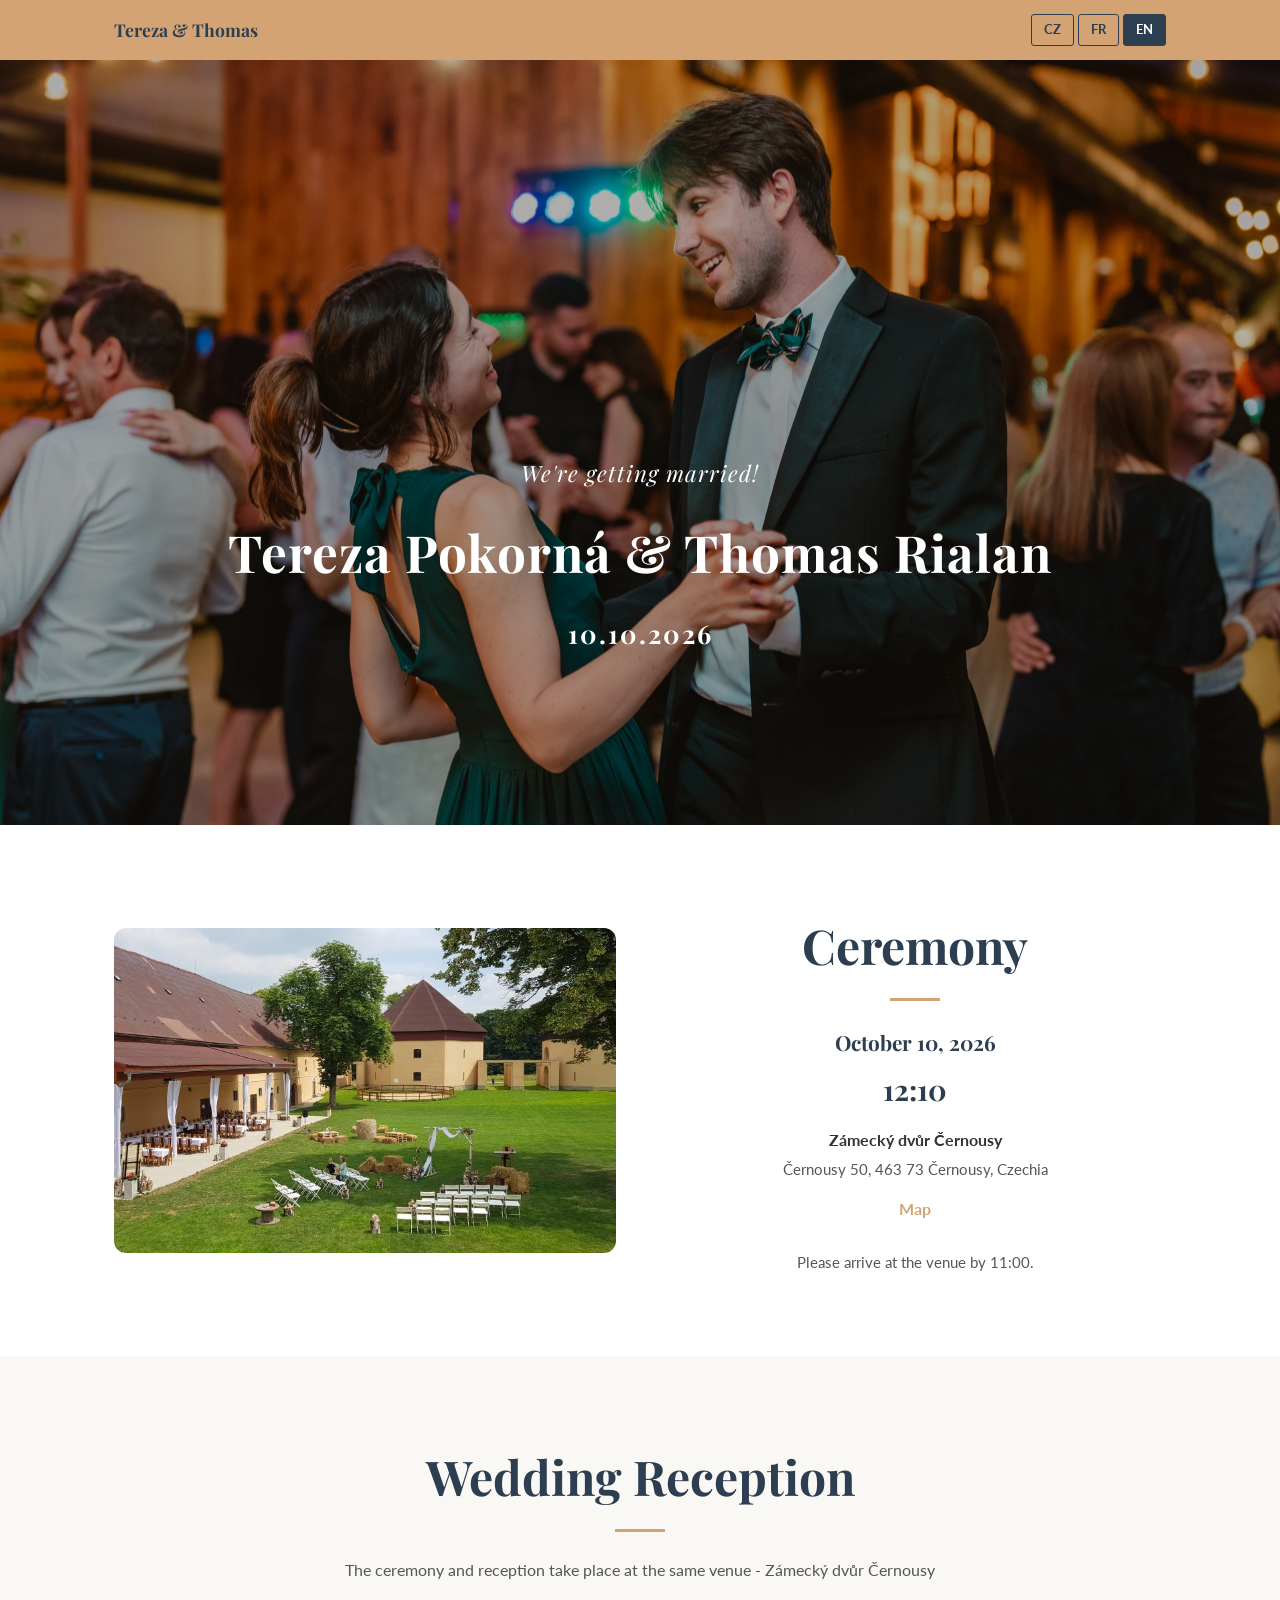
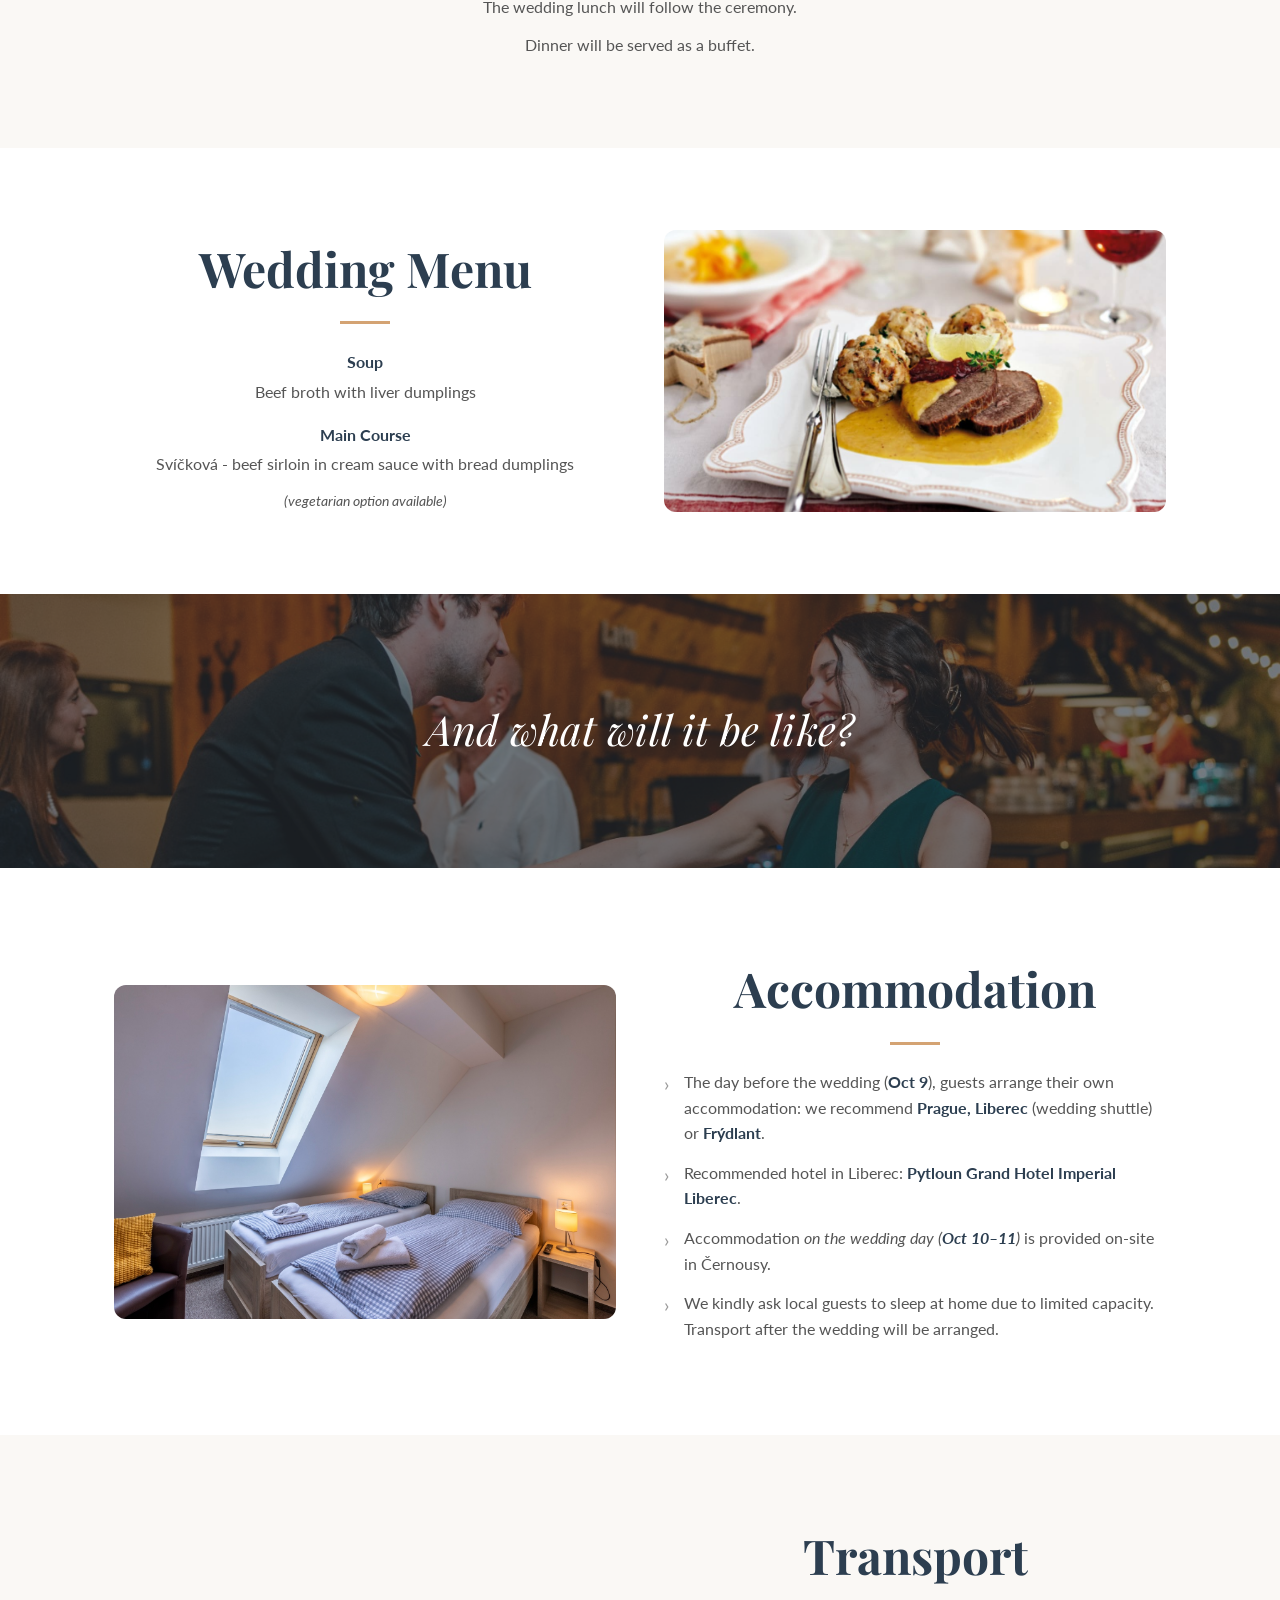
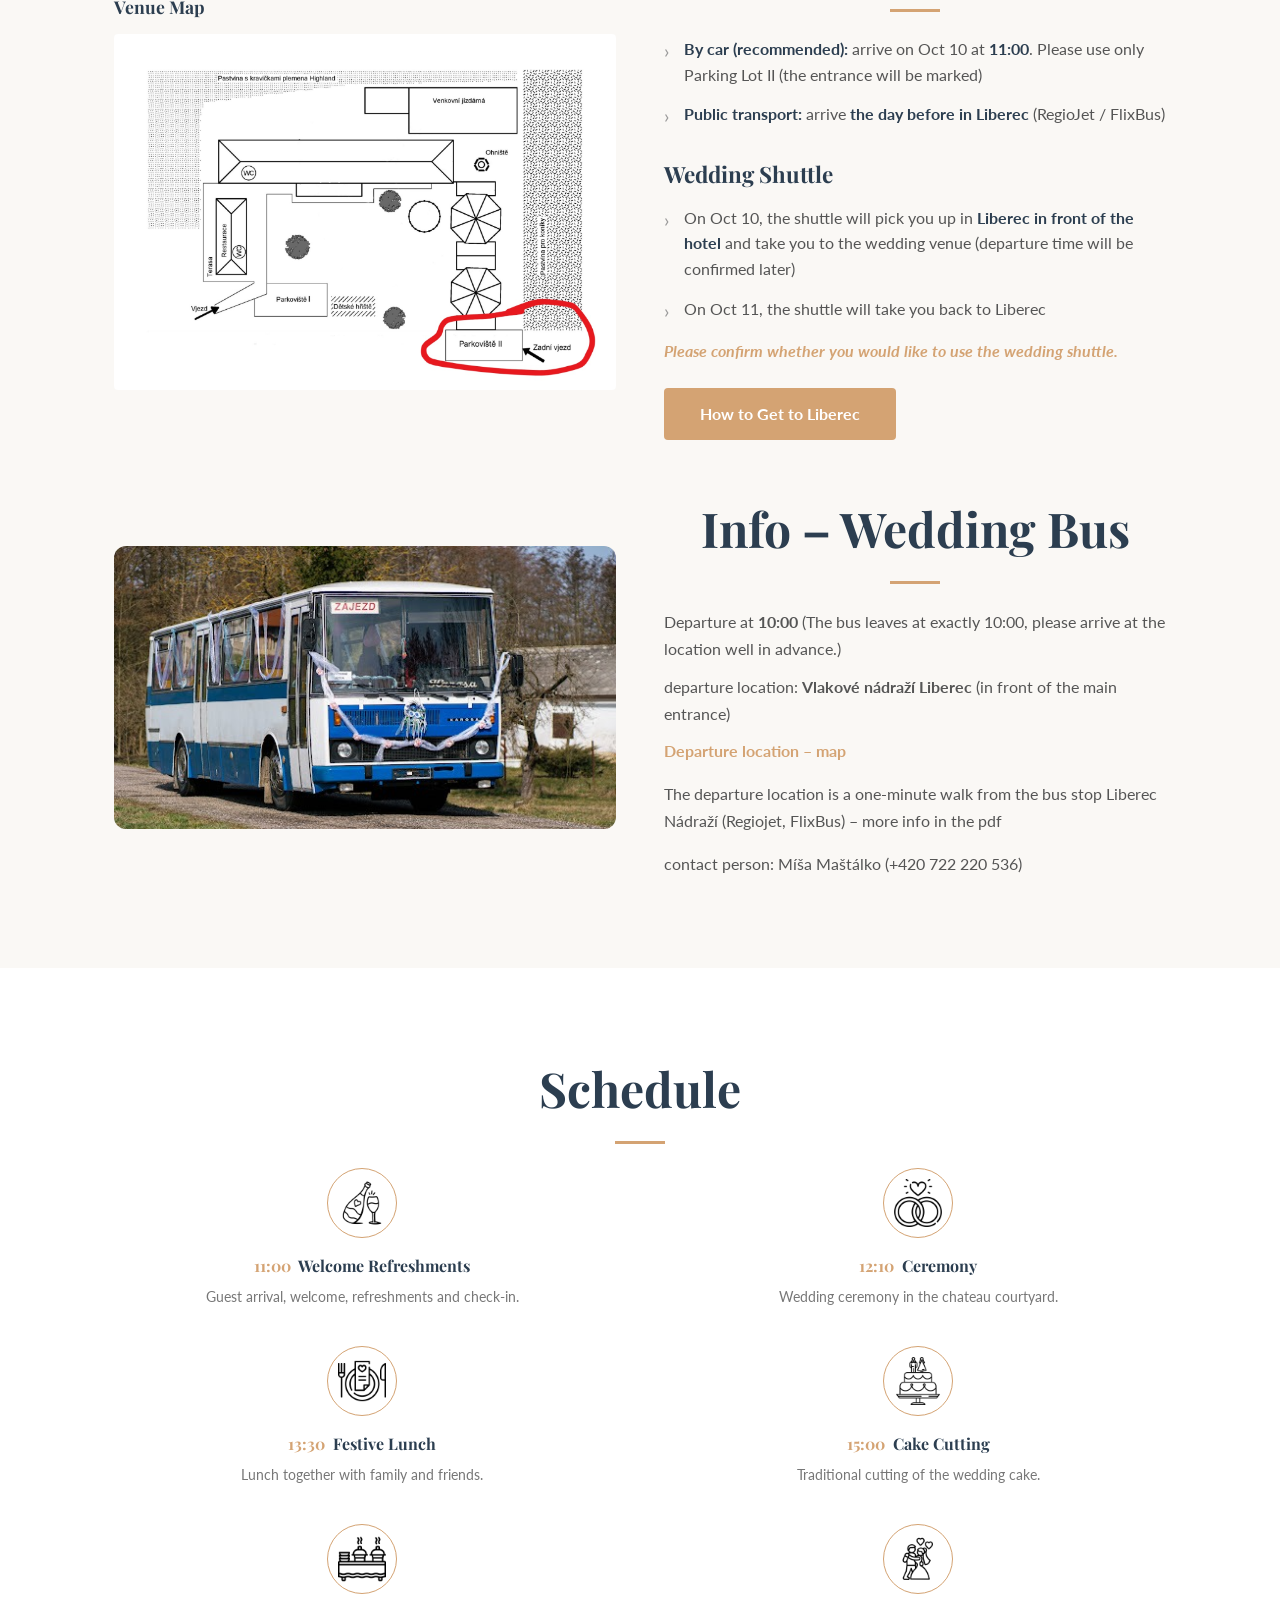
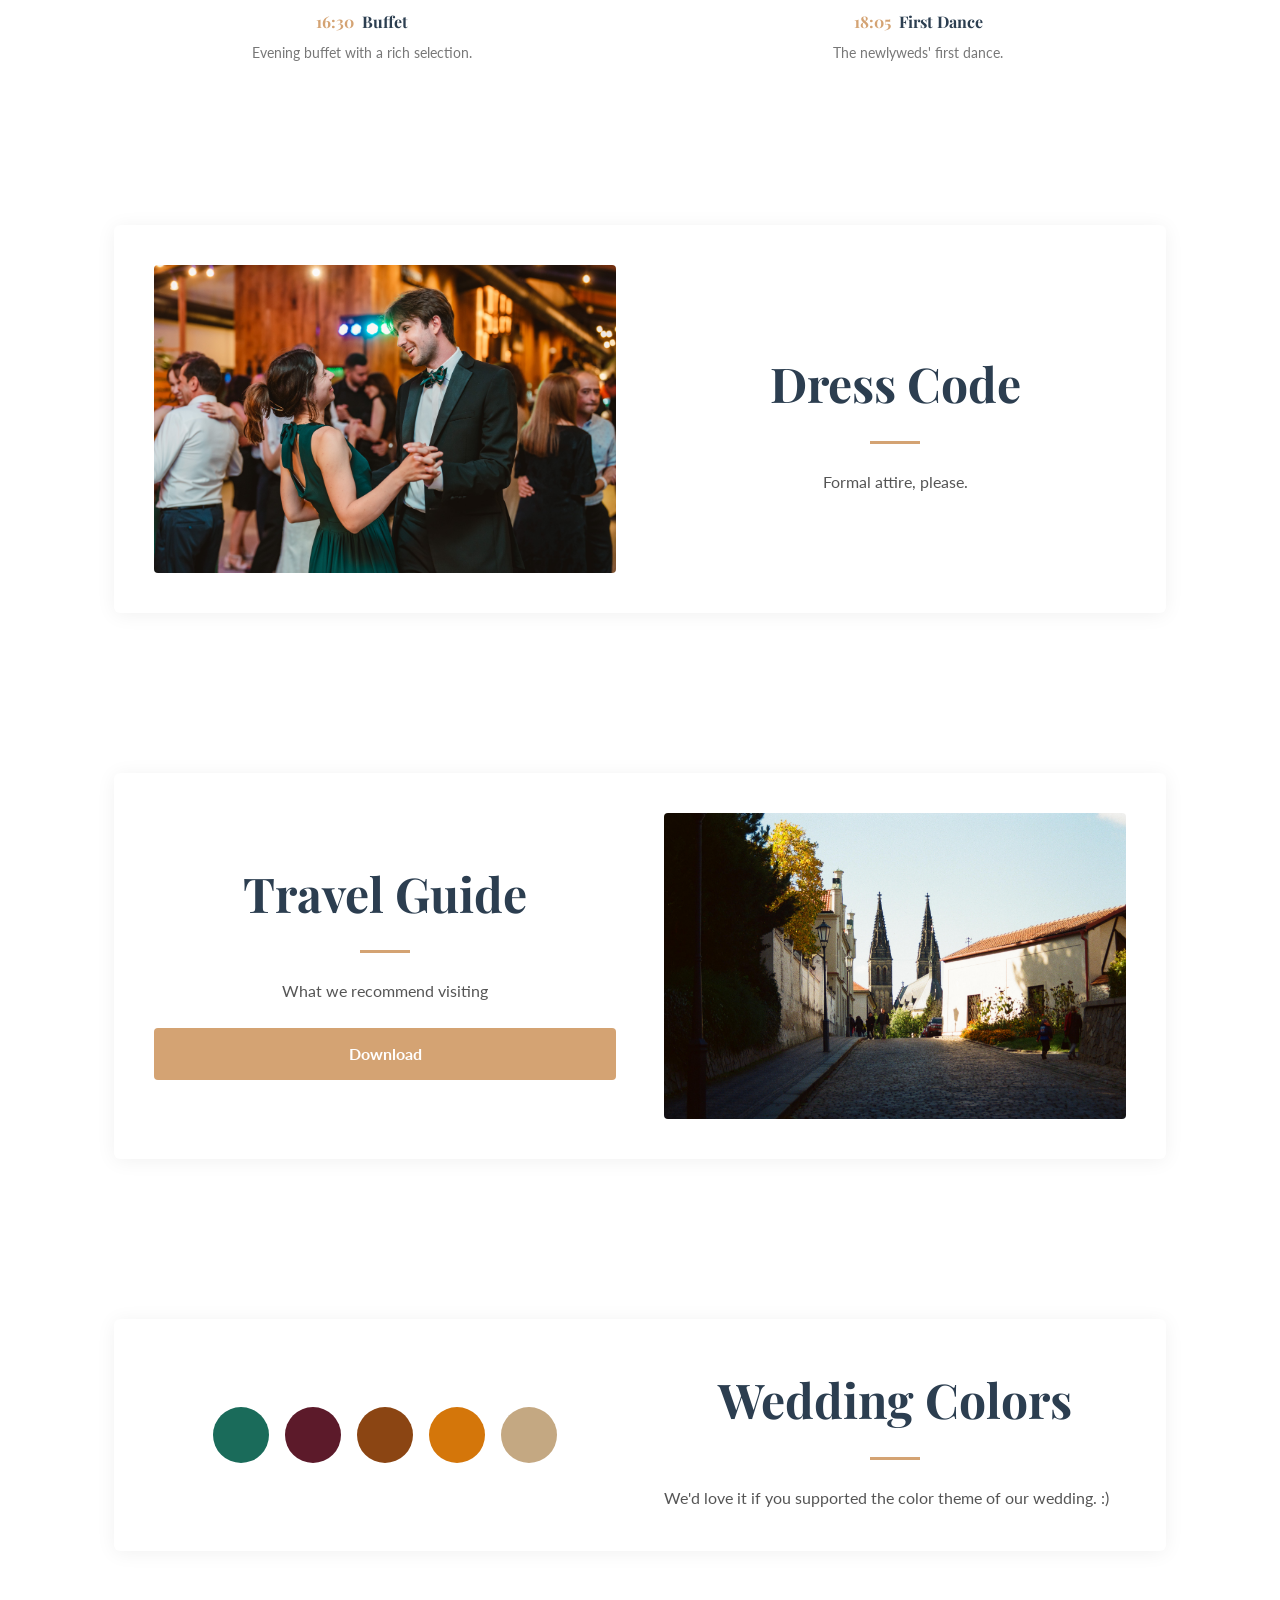
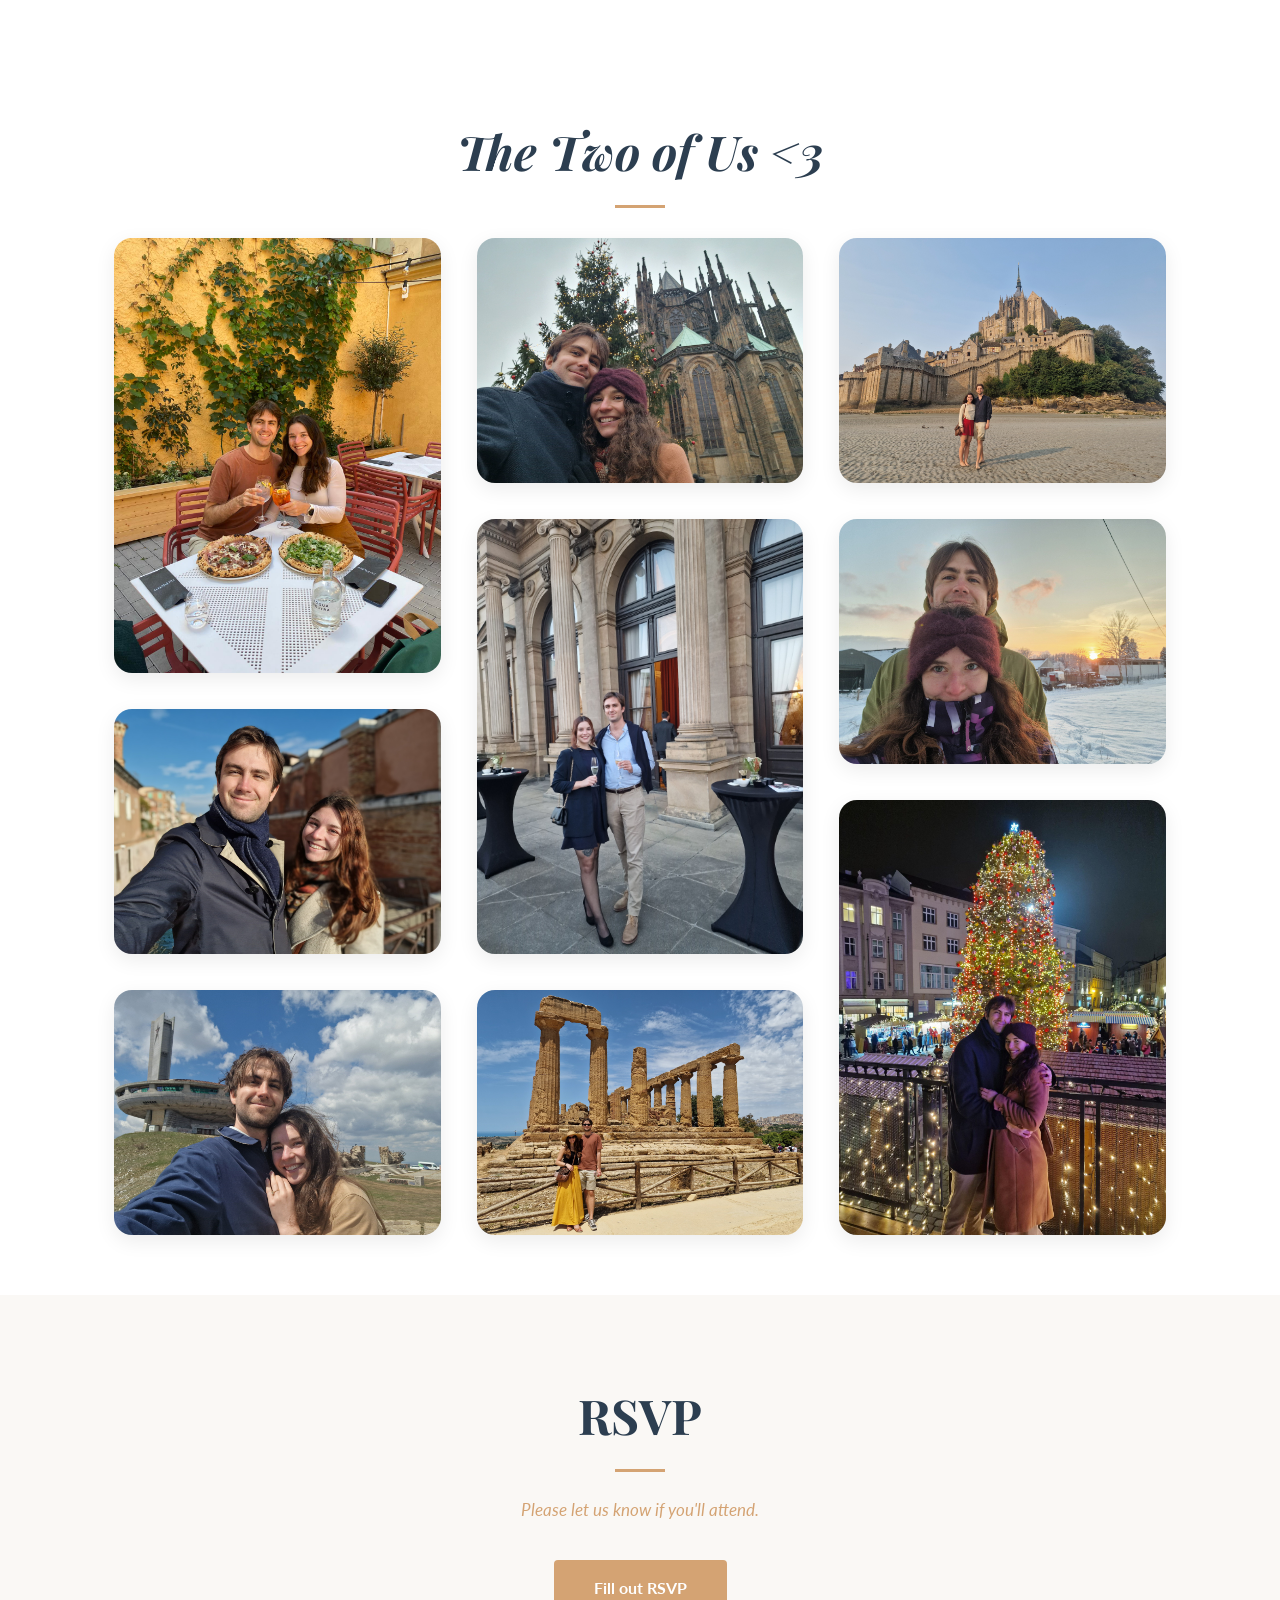
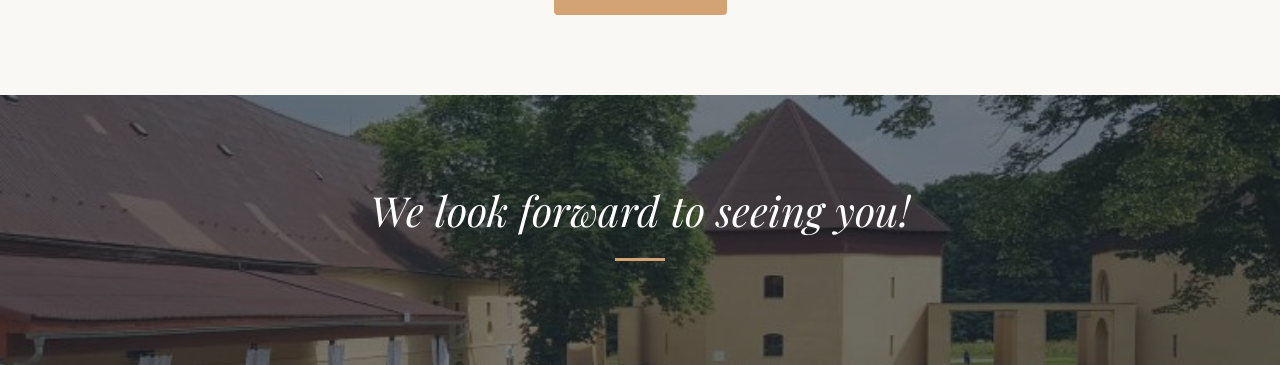
<file: index.html>
<!DOCTYPE html>
<html lang="en">
<head>
    <meta charset="UTF-8">
    <meta name="viewport" content="width=device-width, initial-scale=1.0">
    <title>Tereza &amp; Thomas &ndash; 10.10.2026</title>
    <link rel="icon" href="data:image/svg+xml,<svg xmlns='http://www.w3.org/2000/svg' viewBox='0 0 100 100'><text y='.9em' font-size='90'>💍</text></svg>">
    <script>location.replace("/en/");</script>
</head>
<body></body>
</html>
</file>
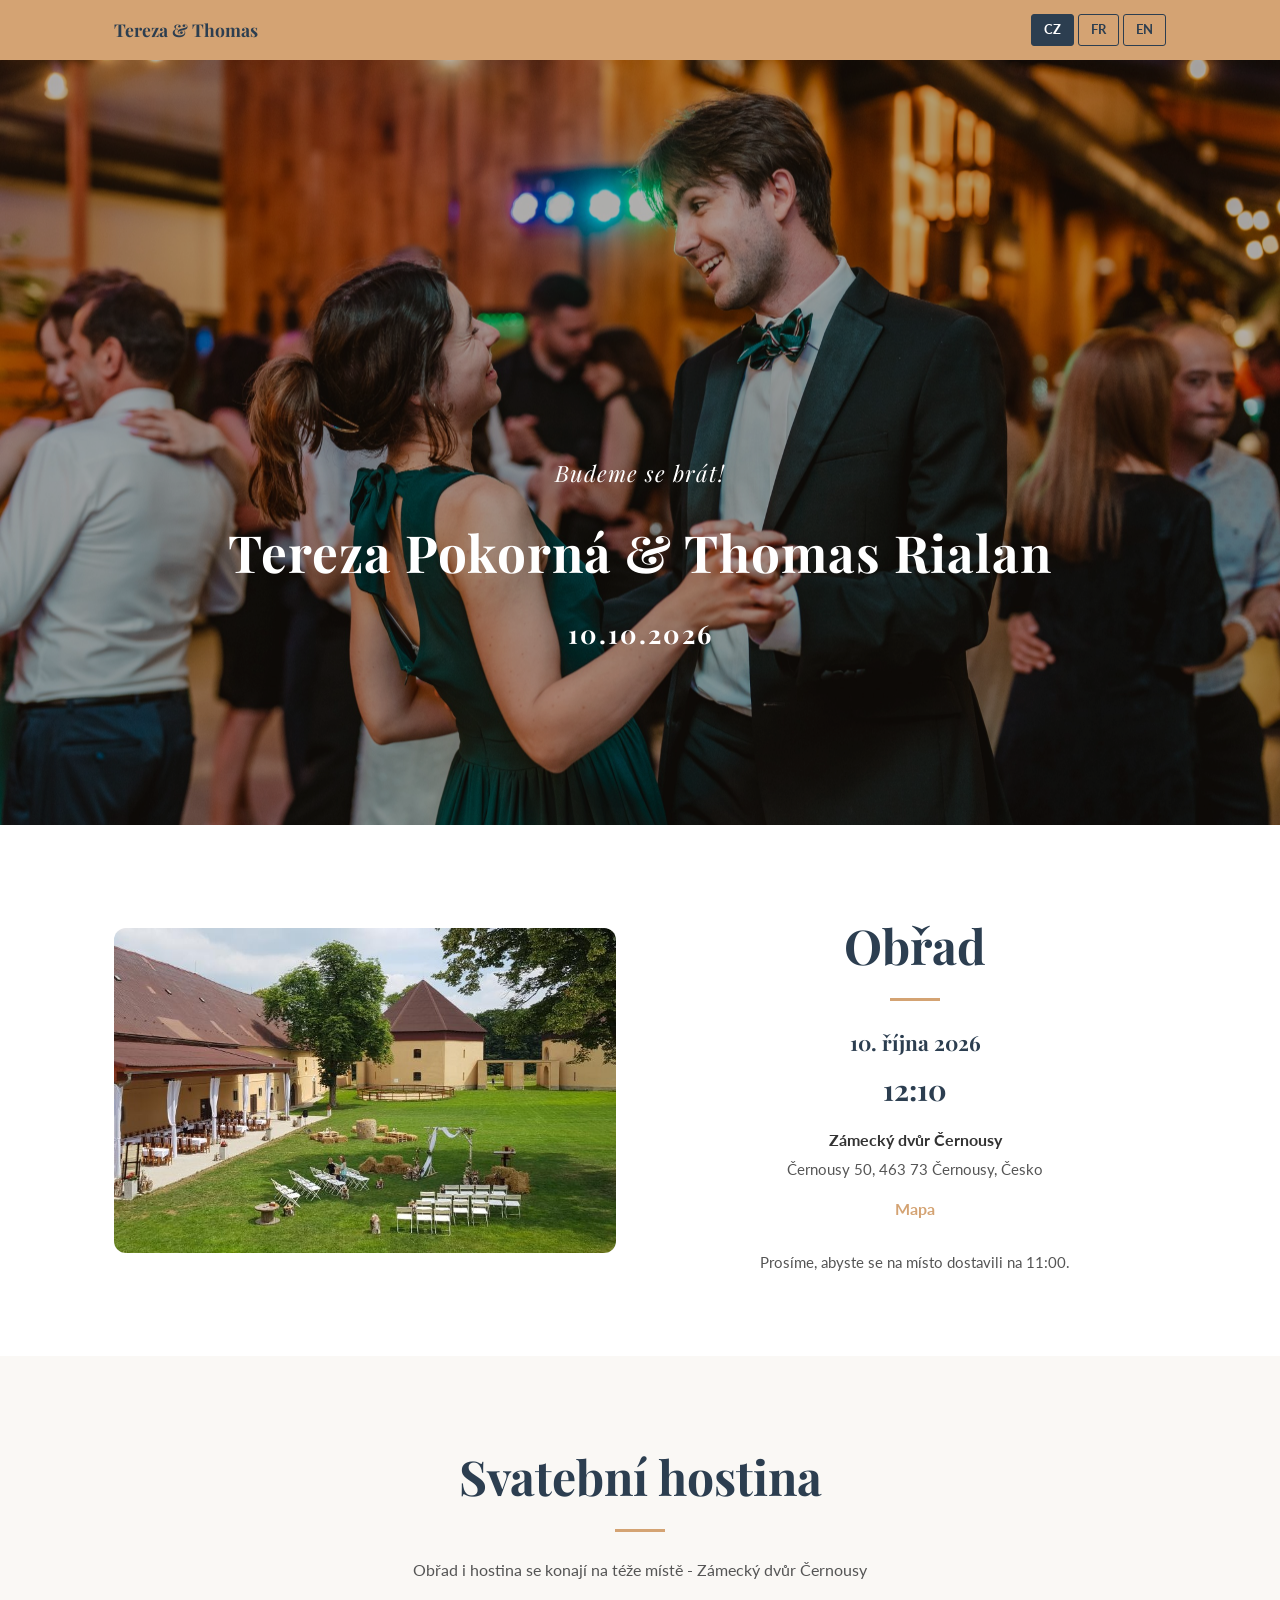
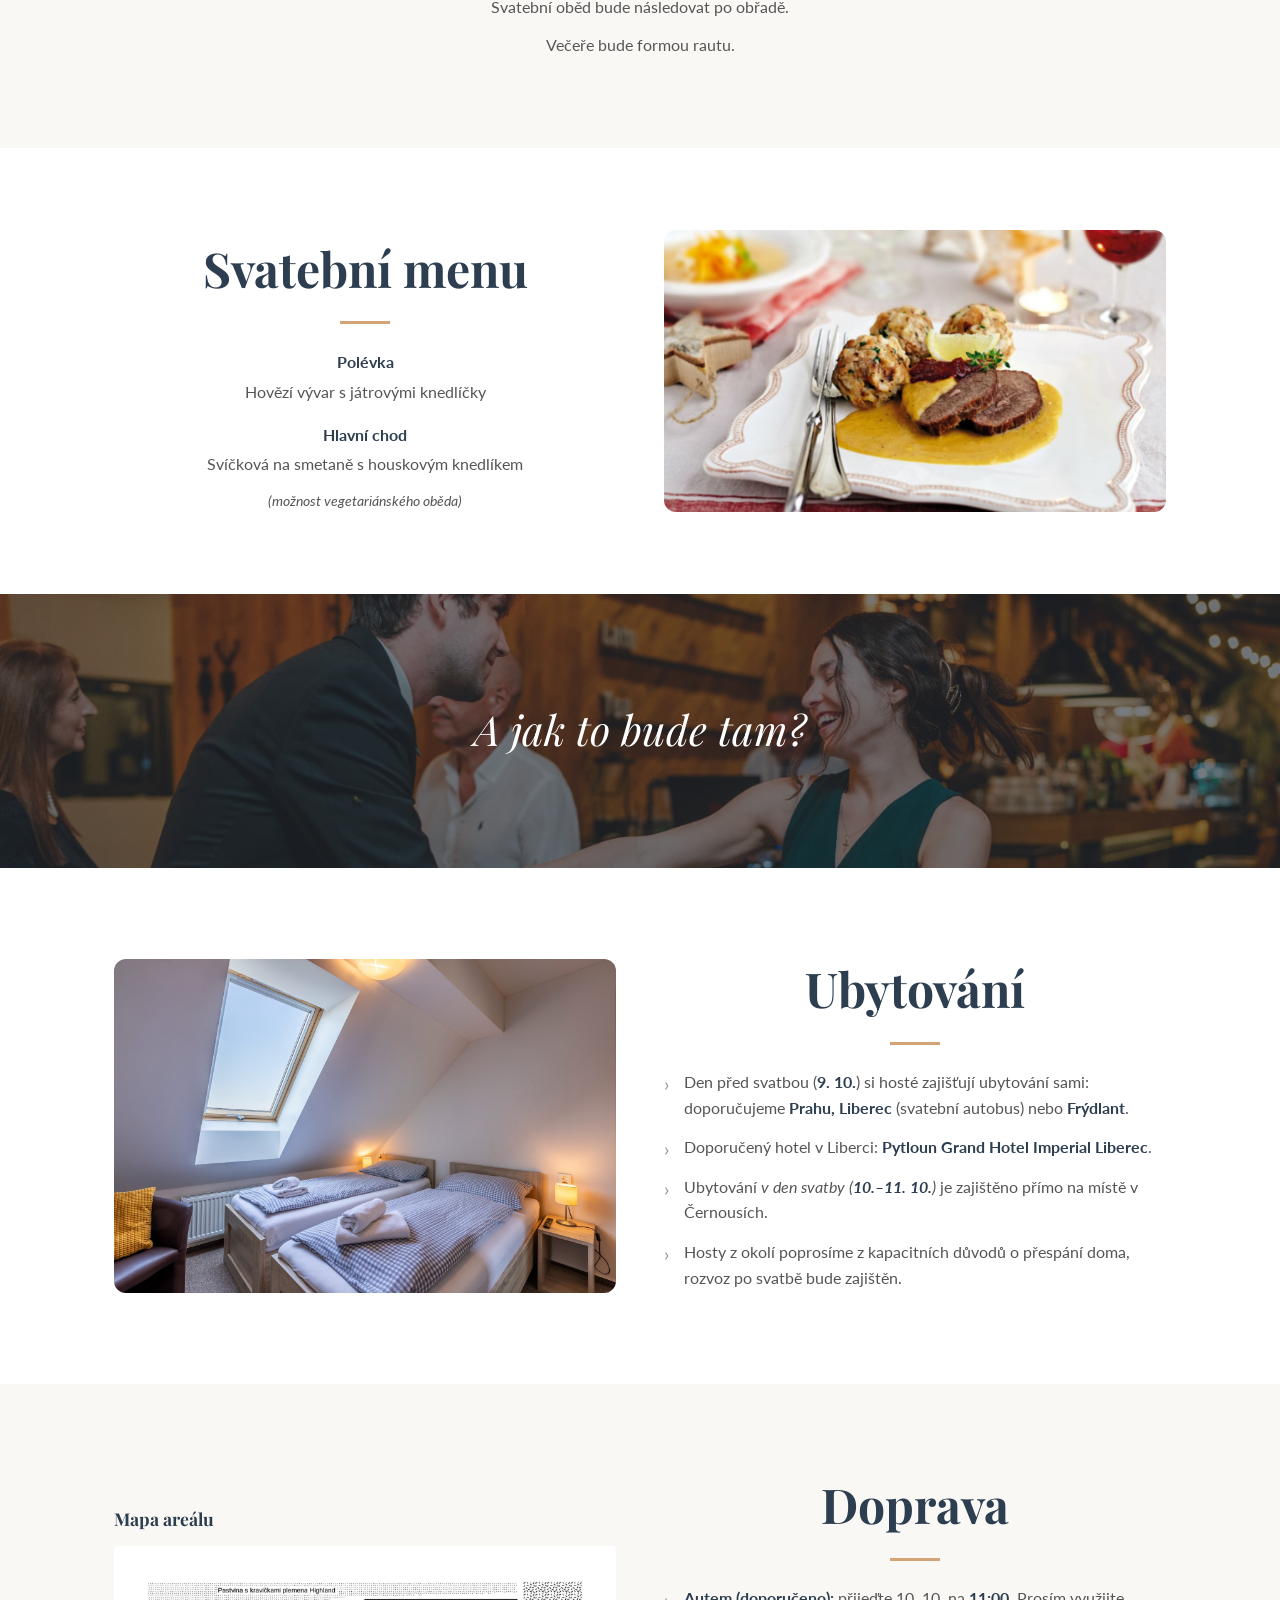
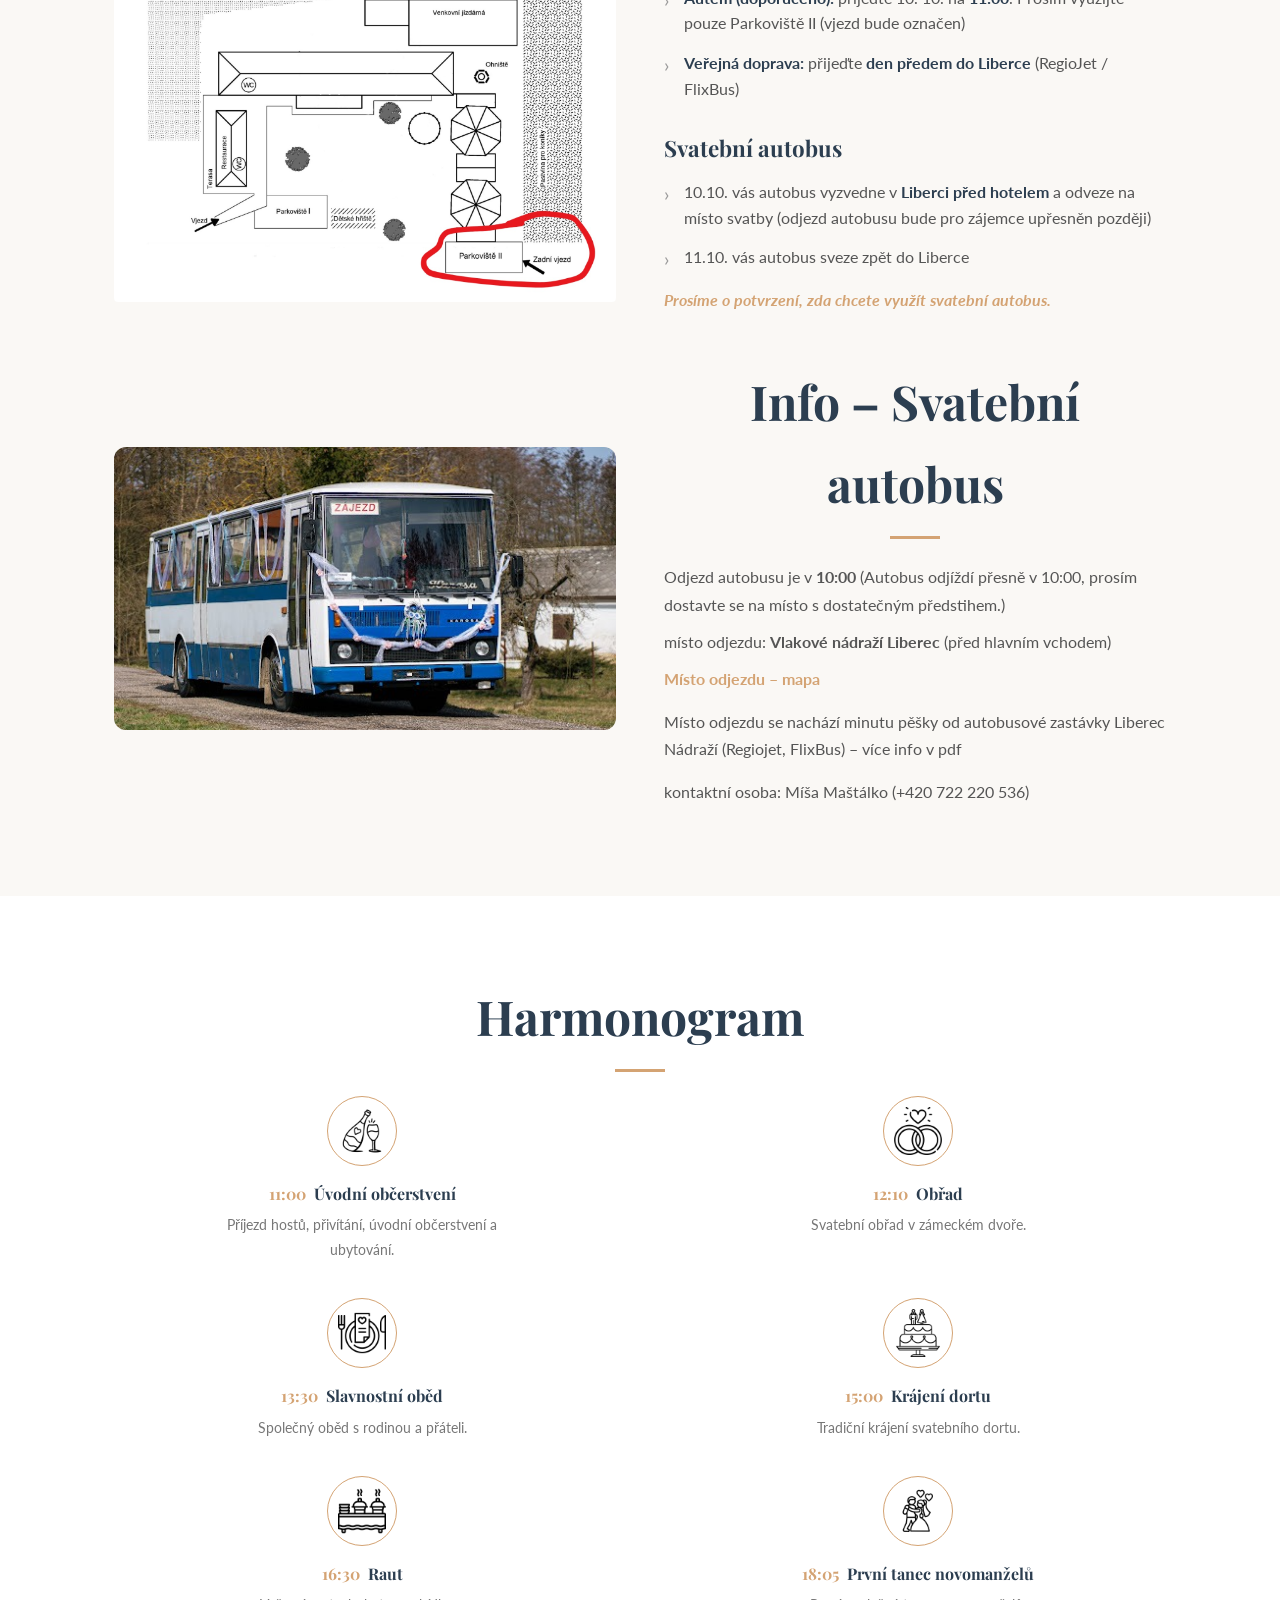
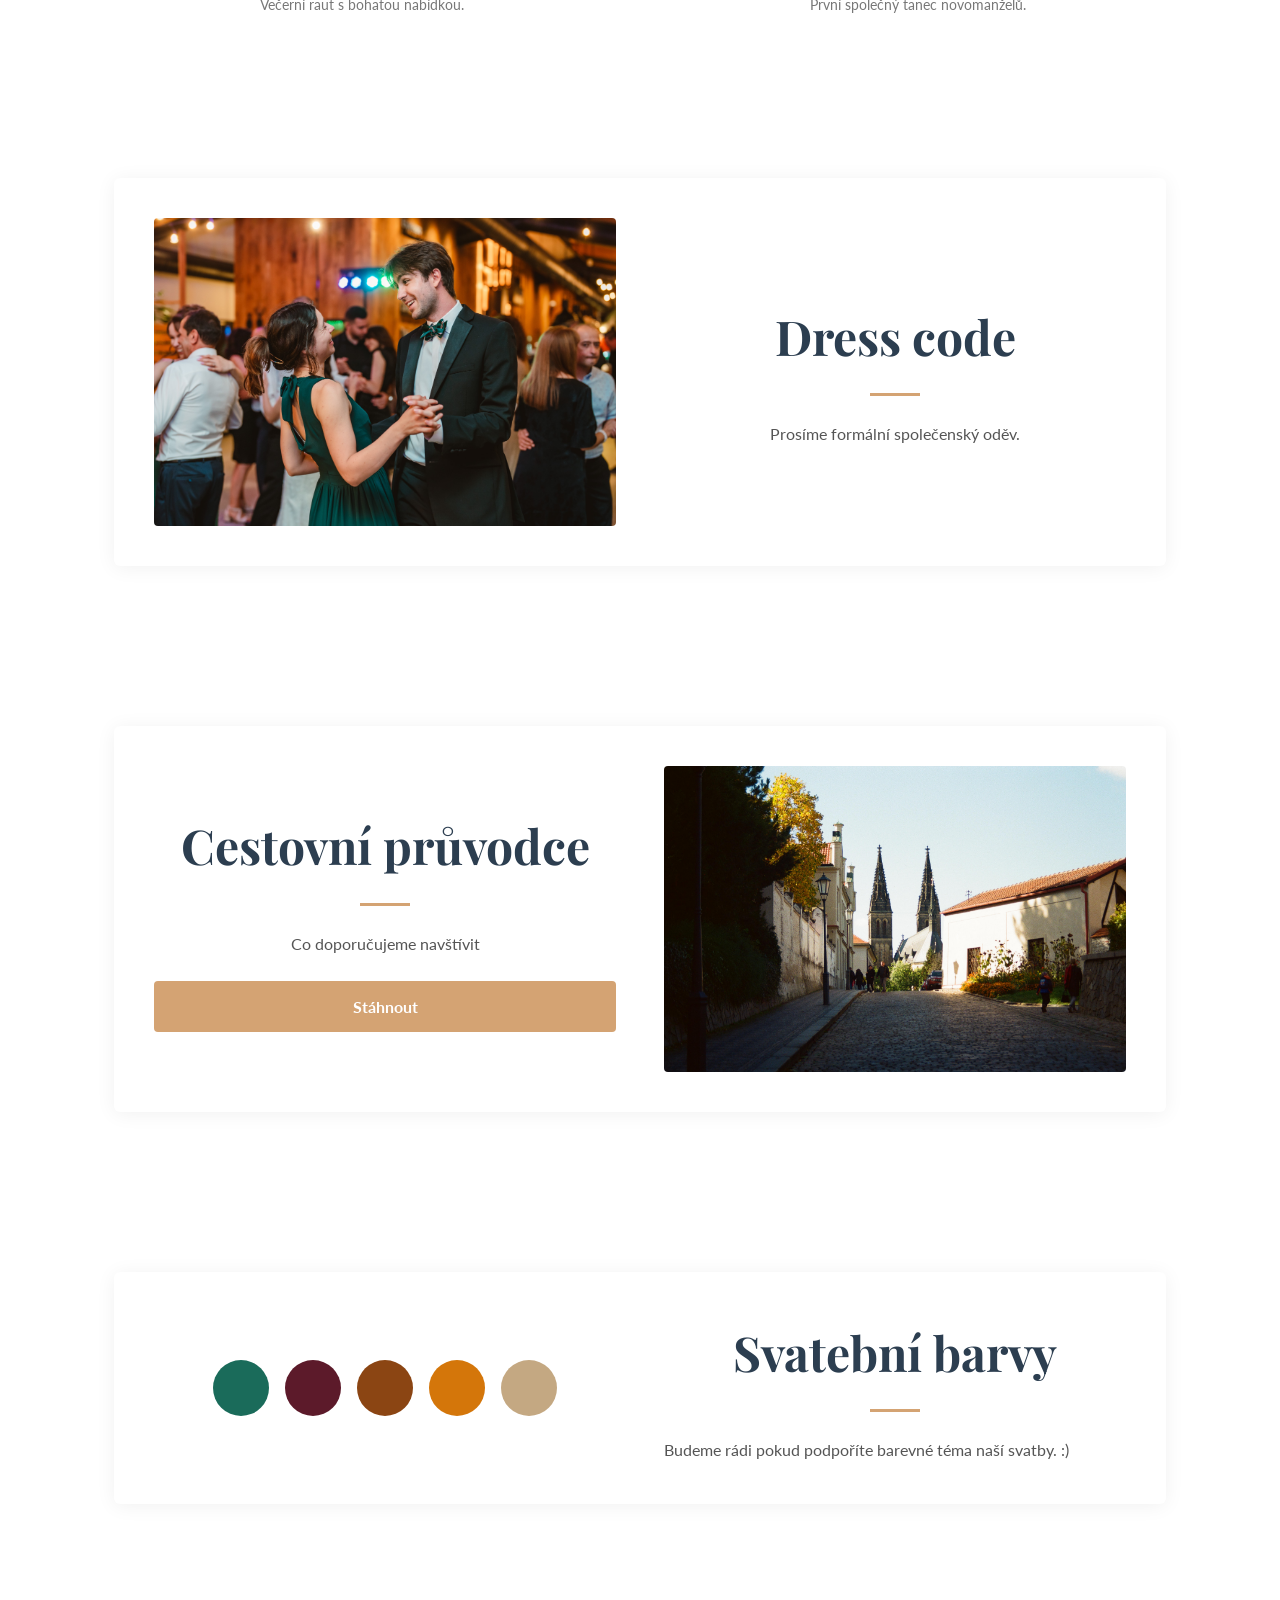
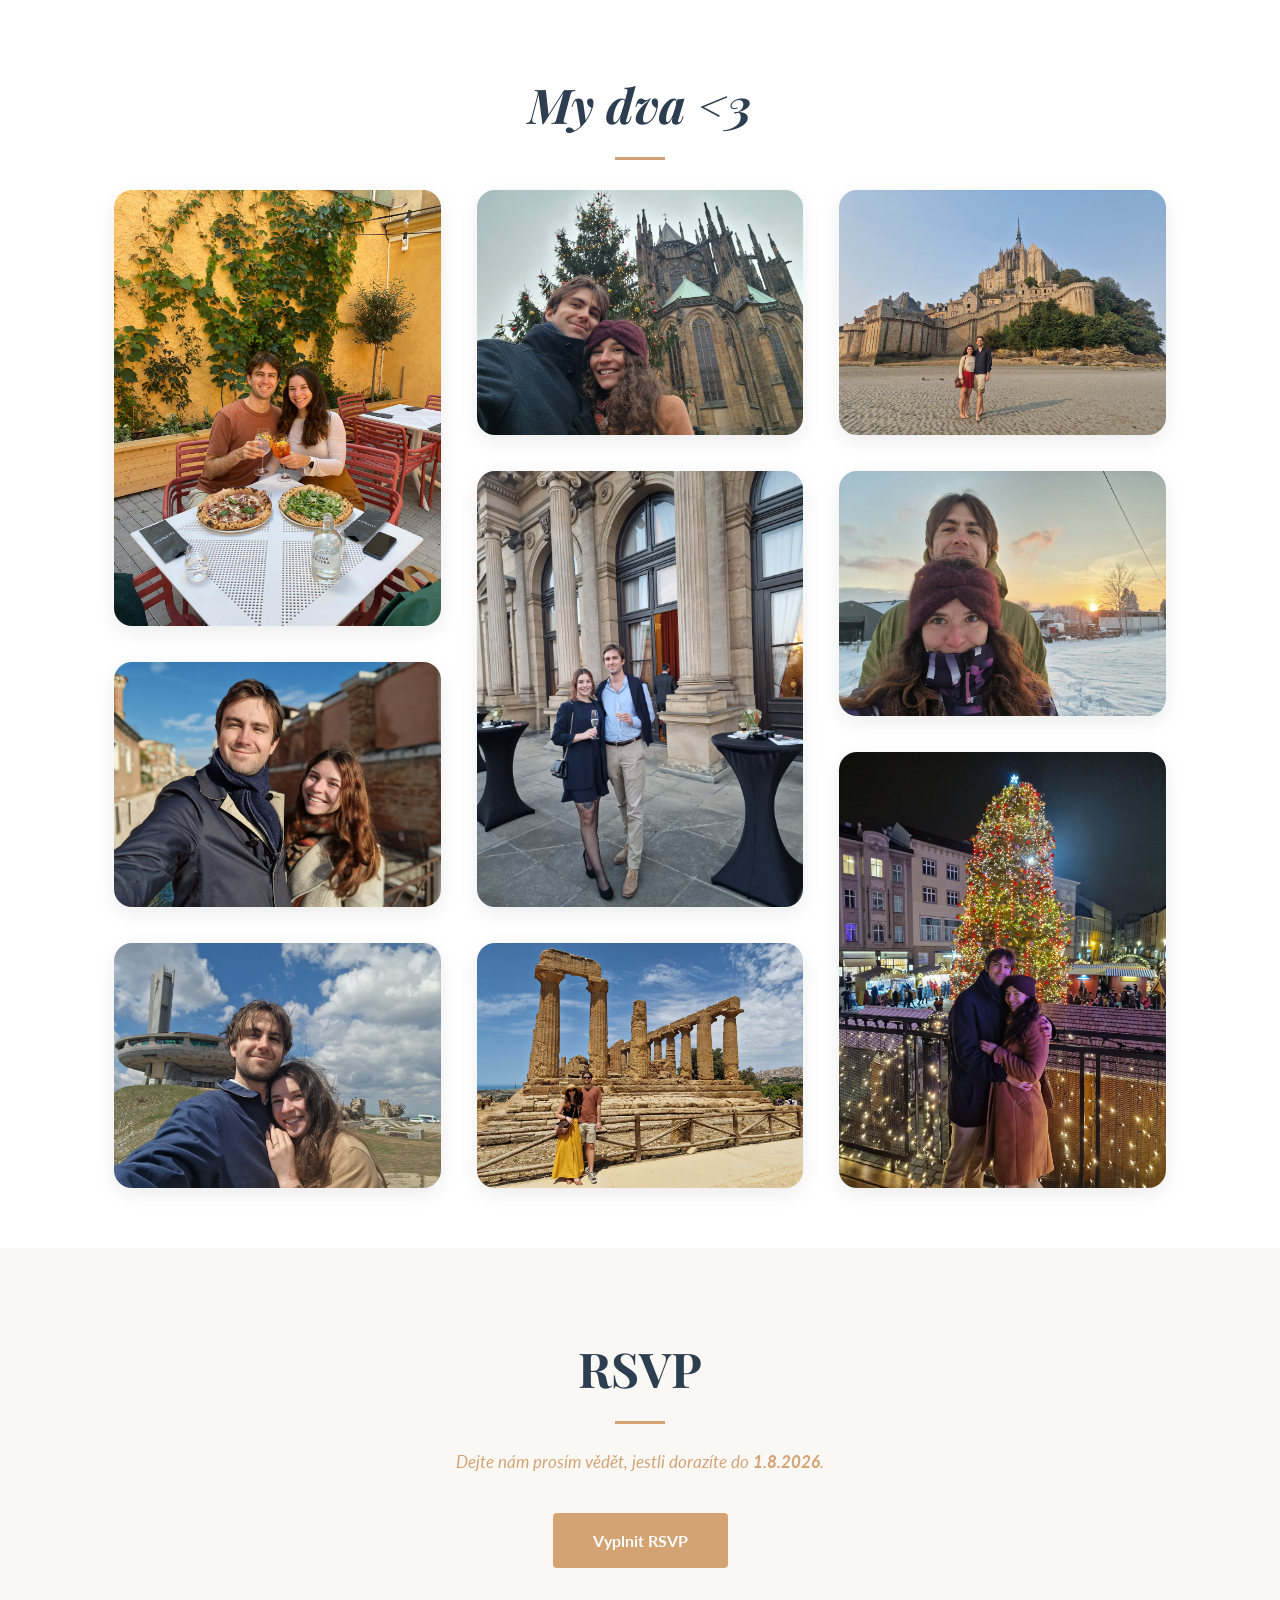
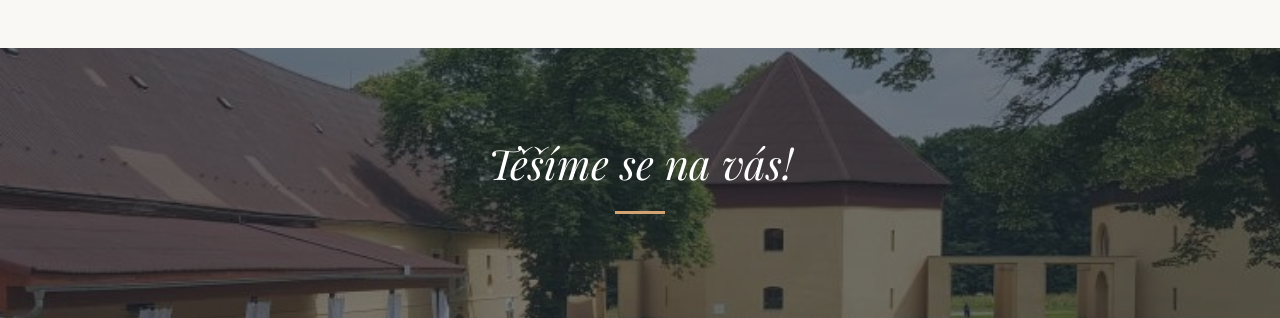
<file: cz/index.html>
<!DOCTYPE html>
<html lang="cs">
<head>
    <meta charset="UTF-8">
    <meta name="viewport" content="width=device-width, initial-scale=1.0">
    <title>Tereza &amp; Thomas &ndash; 10.10.2026</title>
    <link rel="icon" href="data:image/svg+xml,<svg xmlns='http://www.w3.org/2000/svg' viewBox='0 0 100 100'><text y='.9em' font-size='90'>💍</text></svg>">
    <link rel="preconnect" href="https://fonts.googleapis.com">
    <link rel="preconnect" href="https://fonts.gstatic.com" crossorigin>
    <link href="https://fonts.googleapis.com/css2?family=Playfair+Display:ital,wght@0,400..900;1,400..900&family=Lato:wght@300;400;700&display=swap" rel="stylesheet">
    <link rel="stylesheet" href="/styles.css">
</head>
<body>

<nav class="navbar">
    <div class="nav-content">
        <a href="#" class="nav-brand">Tereza &amp; Thomas</a>
        <div class="lang-toggle">
            <a class="lang-btn active" href="/cz/">CZ</a>
            <a class="lang-btn" href="/fr/">FR</a>
            <a class="lang-btn" href="/en/">EN</a>
        </div>
    </div>
</nav>

<!-- Hero -->
<section id="hero">
    <div class="hero-overlay"></div>
    <div class="hero-content">
        <p class="hero-subtitle" data-i18n="heroSubtitle">Budeme se brát!</p>
        <h1 class="hero-names">Tereza Pokorná &amp; Thomas Rialan</h1>
        <p class="hero-date">10.10.2026</p>
    </div>
</section>

<!-- Ceremony -->
<section id="ceremony">
    <div class="container two-col">
        <div class="col-image">
            <img src="/images/venue_pictures/venue_courtyard.jpeg" alt="Ceremony venue">
        </div>
        <div class="col-text ceremony-details">
            <h2 data-i18n="ceremonyTitle">Obřad</h2>
            <div class="section-divider"></div>
            <p class="detail-date" data-i18n="ceremonyDate">10. října 2026</p>
            <p class="detail-time">12:10</p>
            <p class="detail-venue">Zámecký dvůr Černousy</p>
            <p class="detail-address" data-i18n="ceremonyAddress">Černousy 50, 463 73 Černousy, Česko</p>
            <a href="https://maps.app.goo.gl/e3RnuRs2pde7RJvw8" target="_blank" rel="noopener" class="map-link" data-i18n="ceremonyMap">Mapa</a>
            <p class="detail-arrival" data-i18n="ceremonyArrival">Prosíme, abyste se na místo dostavili na 11:00.</p>
        </div>
    </div>
</section>

<!-- Reception -->
<section id="reception" class="bg-cream">
    <div class="container text-center">
        <h2 data-i18n="receptionTitle">Svatební hostina</h2>
        <div class="section-divider"></div>
        <p data-i18n="receptionText1">Obřad i hostina se konají na téže místě - Zámecký dvůr Černousy</p>
        <p data-i18n="receptionText2">Svatební oběd bude následovat po obřadě.</p>
        <p data-i18n="receptionText3">Večeře bude formou rautu.</p>
    </div>
</section>

<!-- Menu -->
<section id="menu">
    <div class="container two-col">
        <div class="col-text menu-details">
            <h2 data-i18n="menuTitle">Svatební menu</h2>
            <div class="section-divider"></div>
            <p class="menu-label" data-i18n="menuSoupLabel">Polévka</p>
            <p data-i18n="menuSoup">Hovězí vývar s játrovými knedlíčky</p>
            <p class="menu-label" data-i18n="menuMainLabel">Hlavní chod</p>
            <p data-i18n="menuMain">Svíčková na smetaně s houskovým knedlíkem</p>
            <p class="menu-note" data-i18n="menuVegetarian">(možnost vegetariánského oběda)</p>
        </div>
        <div class="col-image">
            <img src="/images/venue_pictures/food.jpeg" alt="Wedding menu">
        </div>
    </div>
</section>

<!-- Transition banner -->
<section id="transition">
    <div class="banner-overlay"></div>
    <div class="banner-content">
        <h2 data-i18n="transitionText">A jak to bude tam?</h2>
    </div>
</section>

<!-- Accommodation -->
<section id="accommodation">
    <div class="container two-col">
        <div class="col-image">
            <img src="/images/venue_pictures/venue_room.jpeg" alt="Accommodation">
        </div>
        <div class="col-text">
            <h2 data-i18n="accommTitle">Ubytování</h2>
            <div class="section-divider"></div>
            <ul class="info-list">
                <li data-i18n-html="accommBullet1">Den před svatbou (<b>9. 10.</b>) si hosté zajišťují ubytování sami: doporučujeme <b>Prahu, Liberec</b> (svatební autobus) nebo <b>Frýdlant</b>.</li>
                <li data-i18n-html="accommBullet2">Doporučený hotel v Liberci: <b>Pytloun Grand Hotel Imperial Liberec</b>.</li>
                <li data-i18n-html="accommBullet3">Ubytování <em>v den svatby (<b>10.–11. 10.</b>)</em> je zajištěno přímo na místě v Černousích.</li>
                <li data-i18n-html="accommBullet4">Hosty z okolí poprosíme z kapacitních důvodů o přespání doma, rozvoz po svatbě bude zajištěn.</li>
            </ul>
        </div>
    </div>
</section>

<!-- Transport -->
<section id="transport" class="bg-cream">
    <div class="container two-col">
        <div class="col-text map-col">
            <h3 class="map-label" data-i18n="mapLabel">Mapa areálu</h3>
            <img src="/images/venue_pictures/venue_map.jpeg" alt="Venue map" class="venue-map">
        </div>
        <div class="col-text">
            <h2 data-i18n="transportTitle">Doprava</h2>
            <div class="section-divider"></div>
            <ul class="info-list">
                <li data-i18n-html="transportBullet1"><b>Autem (doporučeno):</b> přijeďte 10. 10. na <b>11:00</b>. Prosím využijte pouze Parkoviště II (vjezd bude označen)</li>
                <li data-i18n-html="transportBullet2"><b>Veřejná doprava:</b> přijeďte <b>den předem do Liberce</b> (RegioJet / FlixBus)</li>
            </ul>
            <h3 data-i18n="busTitle">Svatební autobus</h3>
            <ul class="info-list">
                <li data-i18n-html="busBullet1">10.10. vás autobus vyzvedne v <b>Liberci před hotelem</b> a odveze na místo svatby (odjezd autobusu bude pro zájemce upřesněn později)</li>
                <li data-i18n="busBullet2">11.10. vás autobus sveze zpět do Liberce</li>
            </ul>
            <p class="bus-note" data-i18n="busNote">Prosíme o potvrzení, zda chcete využít svatební autobus.</p>
        </div>
    </div>
    <div class="container two-col bus-detail-row">
        <div class="col-image">
            <img src="/images/wedding-bus.jpeg" alt="Svatebni autobus">
        </div>
        <div class="col-text bus-info-details">
            <h2 data-i18n="weddingBusTitle">Info - Svatebni autobus</h2>
            <div class="section-divider"></div>
            <p data-i18n-html="weddingBusDeparture">Odjezd autobusu je v <b>10:00</b> (Autobus odjizdi presne v 10:00, prosim dostavte se na misto s dostatecnym predstihem.)</p>
            <p data-i18n-html="weddingBusLocation">misto odjezdu: <b>Vlakove nadrazi Liberec</b> (pred hlavnim vchodem)</p>
            <a href="https://maps.app.goo.gl/Ztv3bkWbag87iYEY6" target="_blank" rel="noopener" class="map-link" data-i18n="weddingBusMapLink">Misto odjezdu - mapa</a>
            <p data-i18n-html="weddingBusNote">Misto odjezdu se nachazi minutu pesky od autobusove zastavky Liberec Nadrazi (Regiojet, FlixBus) – vice info v pdf</p>
            <p class="bus-contact" data-i18n-html="weddingBusContact">kontaktni osoba: Misa Maštálko (+420 722 220 536)</p>
        </div>
    </div>
</section>

<!-- Timeline / Harmonogram -->
<section id="timeline">
    <div class="container">
        <h2 class="text-center" data-i18n="timelineTitle">Harmonogram</h2>
        <div class="section-divider"></div>
        <div class="timeline-grid">
            <div class="timeline-item">
                <div class="timeline-icon">
                    <img src="/images/icons/drinks.png" alt="">
                </div>
                <h4><span class="timeline-time">11:00</span> <span data-i18n="tl1Title">Úvodní občerstvení</span></h4>
                <p data-i18n="tl1Desc">Příjezd hostů, přivítání, úvodní občerstvení a ubytování.</p>
            </div>
            <div class="timeline-item">
                <div class="timeline-icon">
                    <img src="/images/icons/rings.png" alt="">
                </div>
                <h4><span class="timeline-time">12:10</span> <span data-i18n="tl2Title">Obřad</span></h4>
                <p data-i18n="tl2Desc">Svatební obřad v zámeckém dvoře.</p>
            </div>
            <div class="timeline-item">
                <div class="timeline-icon">
                    <img src="/images/icons/menu.png" alt="">
                </div>
                <h4><span class="timeline-time">13:30</span> <span data-i18n="tl3Title">Slavnostní oběd</span></h4>
                <p data-i18n="tl3Desc">Společný oběd s rodinou a přáteli.</p>
            </div>
            <div class="timeline-item">
                <div class="timeline-icon">
                    <img src="/images/icons/cake.png" alt="">
                </div>
                <h4><span class="timeline-time">15:00</span> <span data-i18n="tl4Title">Krájení dortu</span></h4>
                <p data-i18n="tl4Desc">Tradiční krájení svatebního dortu.</p>
            </div>
            <div class="timeline-item">
                <div class="timeline-icon">
                    <img src="/images/icons/food.png" alt="">
                </div>
                <h4><span class="timeline-time">16:30</span> <span data-i18n="tl5Title">Raut</span></h4>
                <p data-i18n="tl5Desc">Večerní raut s bohatou nabídkou.</p>
            </div>
            <div class="timeline-item">
                <div class="timeline-icon">
                    <img src="/images/icons/dance.png" alt="">
                </div>
                <h4><span class="timeline-time">18:05</span> <span data-i18n="tl6Title">První tanec novomanželů</span></h4>
                <p data-i18n="tl6Desc">První společný tanec novomanželů.</p>
            </div>
        </div>
    </div>
</section>

<!-- Dress Code -->
<section id="dresscode">
    <div class="container">
        <div class="info-card two-col">
            <div class="col-image">
                <img src="/images/pictures_of_us/dancing.jpeg" alt="Dress code">
            </div>
            <div class="col-text">
                <h2 data-i18n="dressTitle">Dress code</h2>
                <div class="section-divider"></div>
                <p data-i18n="dressText">Prosíme formální společenský oděv.</p>
            </div>
        </div>
    </div>
</section>

<!-- Travel Guide -->
<section id="travelguide">
    <div class="container">
        <div class="info-card two-col">
            <div class="col-text">
                <h2 data-i18n="travelTitle">Cestovní průvodce</h2>
                <div class="section-divider"></div>
                <p data-i18n="travelText">Co doporučujeme navštívit</p>
                <a href="/OUR WEDDING GUIDE.pdf" download class="btn-download" data-i18n="travelButton">Stáhnout</a>
            </div>
            <div class="col-image">
                <img src="/images/prague_analog.png" alt="Prague">
            </div>
        </div>
    </div>
</section>

<!-- Wedding Colors -->
<section id="colors">
    <div class="container">
        <div class="info-card two-col">
            <div class="col-text color-circles-col">
                <div class="color-circles">
                    <span class="circle" style="background:#1a6b5a"></span>
                    <span class="circle" style="background:#5c1a2a"></span>
                    <span class="circle" style="background:#8b4513"></span>
                    <span class="circle" style="background:#d4760a"></span>
                    <span class="circle" style="background:#c4a882"></span>
                </div>
            </div>
            <div class="col-text">
                <h2 data-i18n="colorsTitle">Svatební barvy</h2>
                <div class="section-divider"></div>
                <p data-i18n="colorsText">Budeme rádi pokud podpoříte barevné téma naší svatby. :)</p>
            </div>
        </div>
    </div>
</section>

<!-- Gallery -->
<section id="gallery">
    <div class="container">
        <h2 data-i18n="galleryTitle">My dva &lt;3</h2>
        <div class="section-divider"></div>
        <div class="gallery-grid">
            <div class="gallery-col">
                <img src="/images/pictures_of_us/pizza.jpeg" alt="Us eating pizza">
                <img src="/images/pictures_of_us/venice1.jpeg" alt="Us in Venice">
                <img src="/images/pictures_of_us/budluzhda.jpeg" alt="Us together">
            </div>
            <div class="gallery-col">
                <img src="/images/pictures_of_us/prague_castle.jpeg" alt="Us at Prague Castle">
                <img src="/images/pictures_of_us/theater.jpeg" alt="Us at the theater">
                <img src="/images/pictures_of_us/sicily1.jpeg" alt="Us in Sicily">
            </div>
            <div class="gallery-col">
                <img src="/images/pictures_of_us/msm.jpeg" alt="Us at Mont-Saint-Michel">
                <img src="/images/pictures_of_us/frydlant1.jpeg" alt="Us at Frýdlant">
                <img src="/images/pictures_of_us/xmas.jpeg" alt="Us at Christmas">
            </div>
        </div>
    </div>
</section>

<!-- RSVP -->
<section id="rsvp" class="bg-cream">
    <div class="container text-center">
        <h2>RSVP</h2>
        <div class="section-divider"></div>
        <p class="rsvp-subtitle" data-i18n-html="rsvpSubtitle">Dejte nám prosím vědět, jestli dorazíte do <b>1.8.2026</b>.</p>
        <a href="https://forms.gle/RVj3ZN5bAtDxVeDx5" target="_blank" rel="noopener" class="btn-rsvp" data-i18n="rsvpButton">Vyplnit RSVP</a>
    </div>
</section>

<!-- Footer -->
<footer id="footer-banner">
    <div class="banner-overlay"></div>
    <div class="banner-content">
        <h2 data-i18n="footerText">Těšíme se na vás!</h2>
        <div class="section-divider light"></div>
    </div>
</footer>

<script src="/script.js"></script>
</body>
</html>
</file>
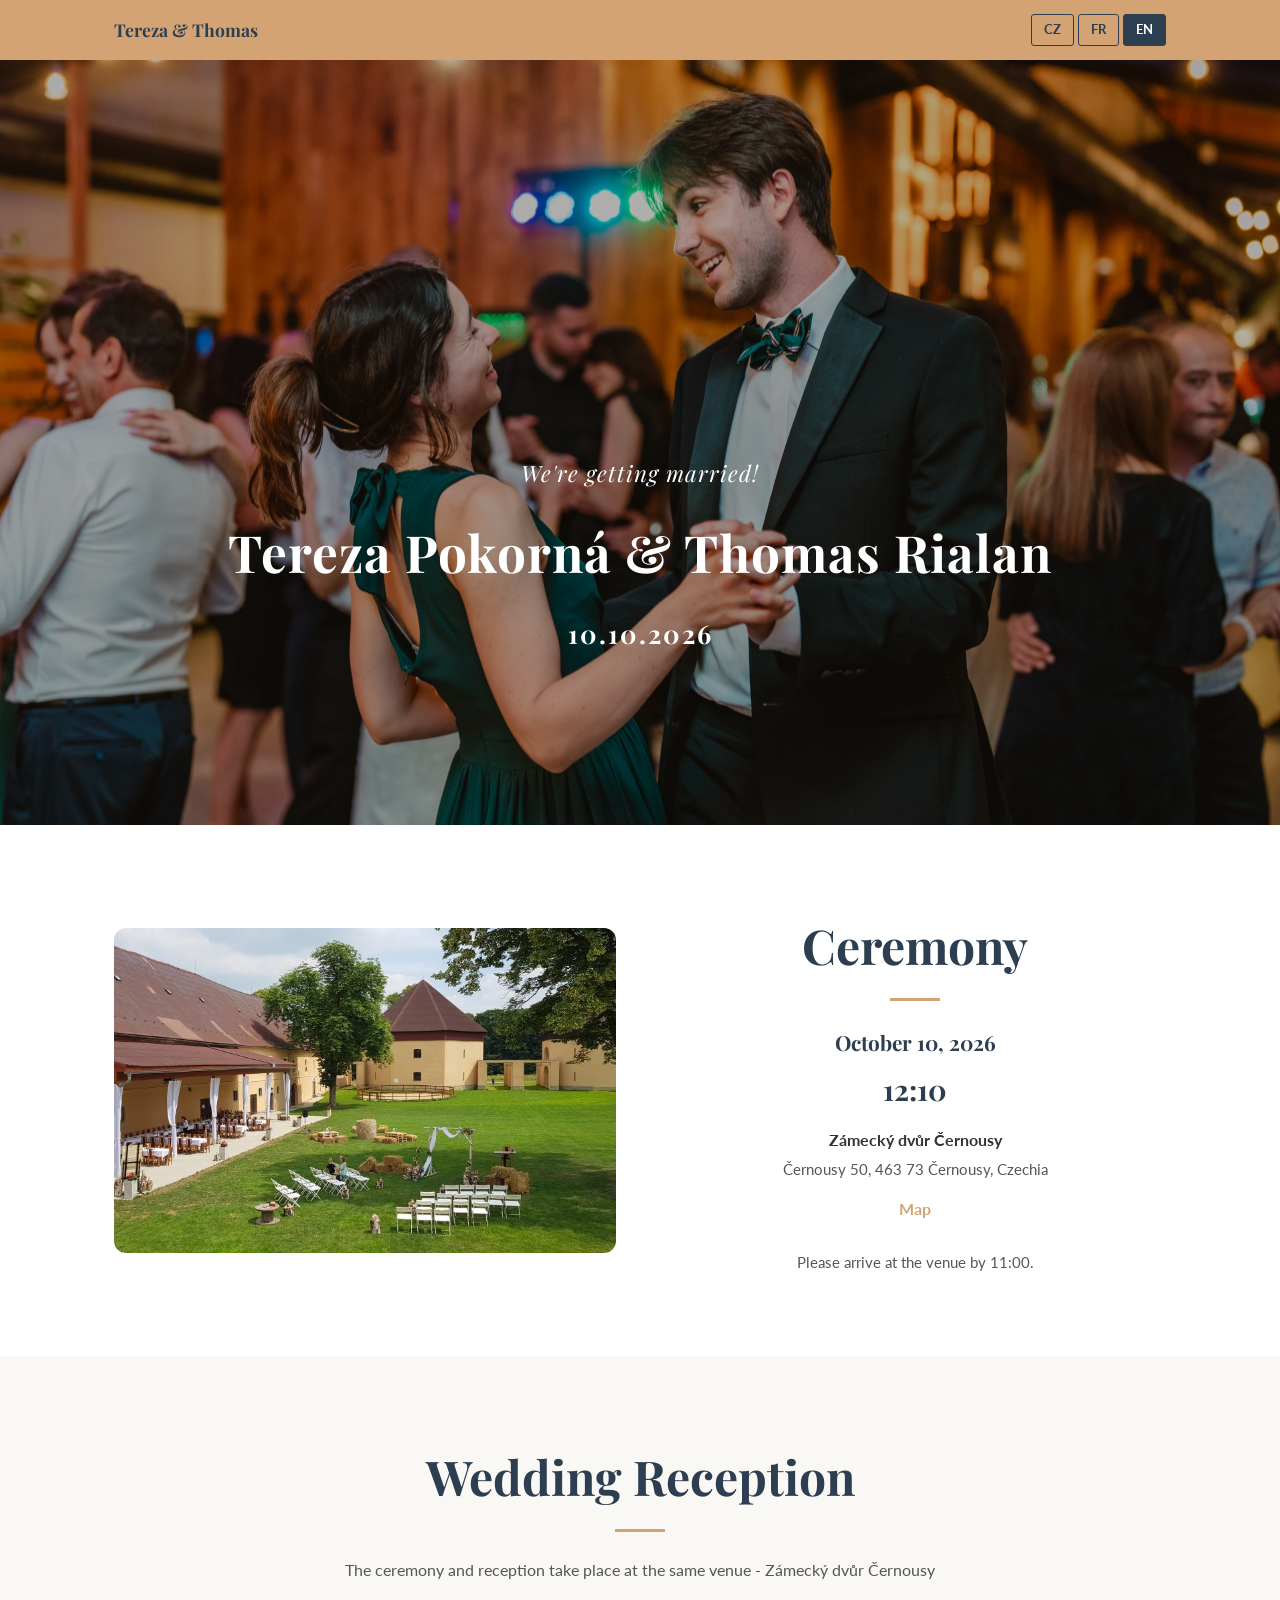
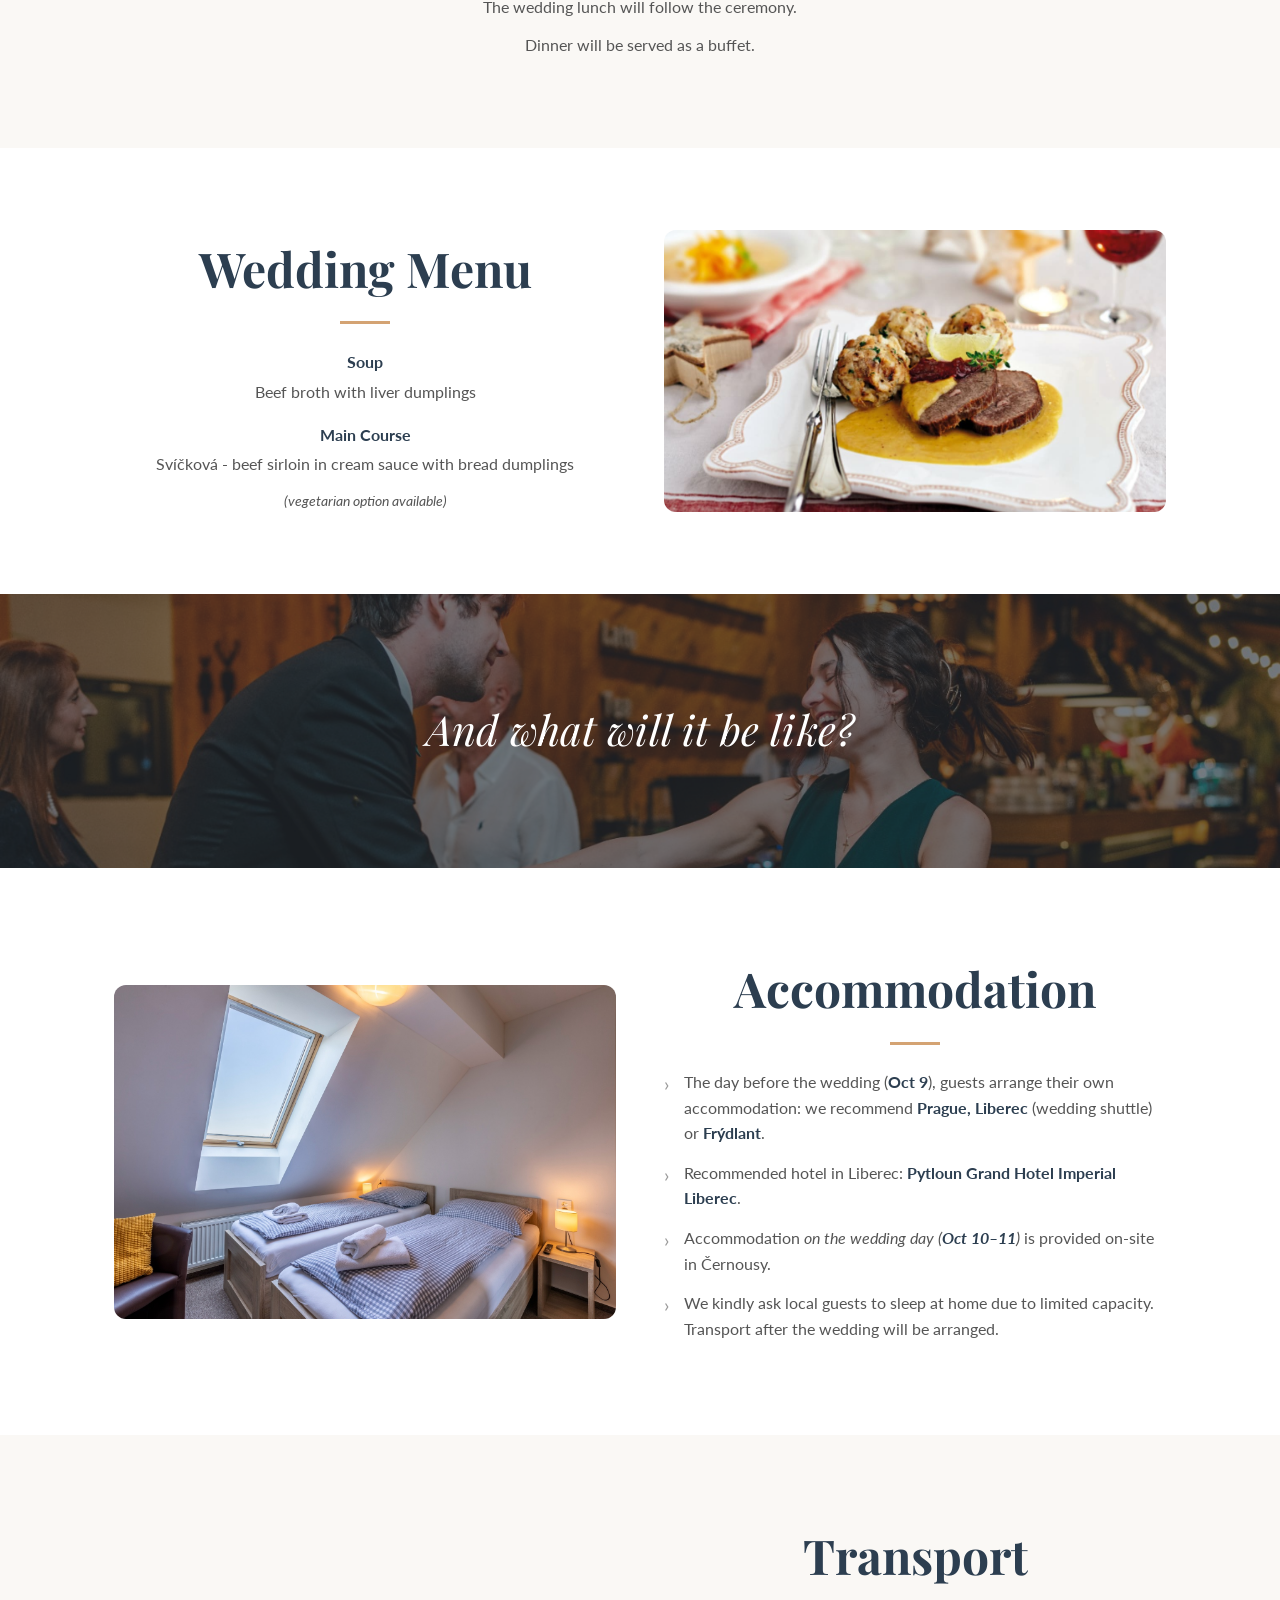
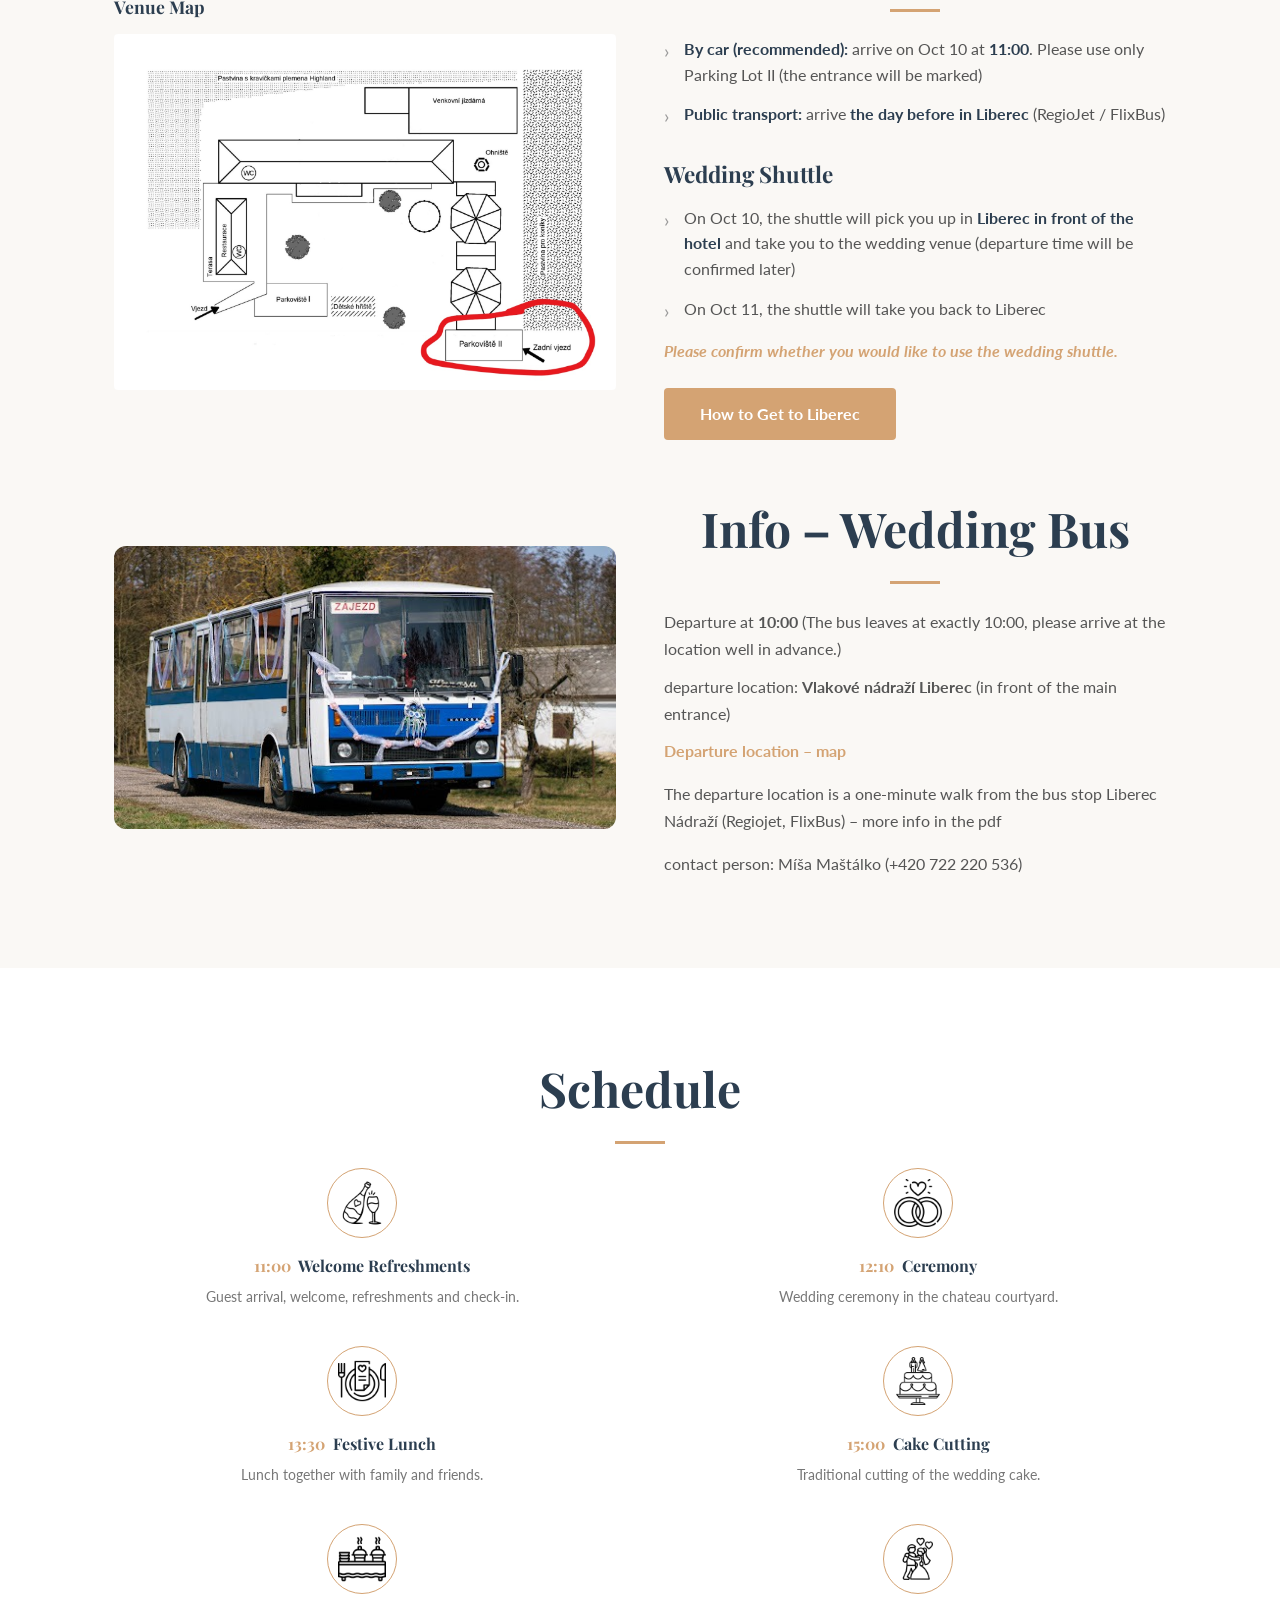
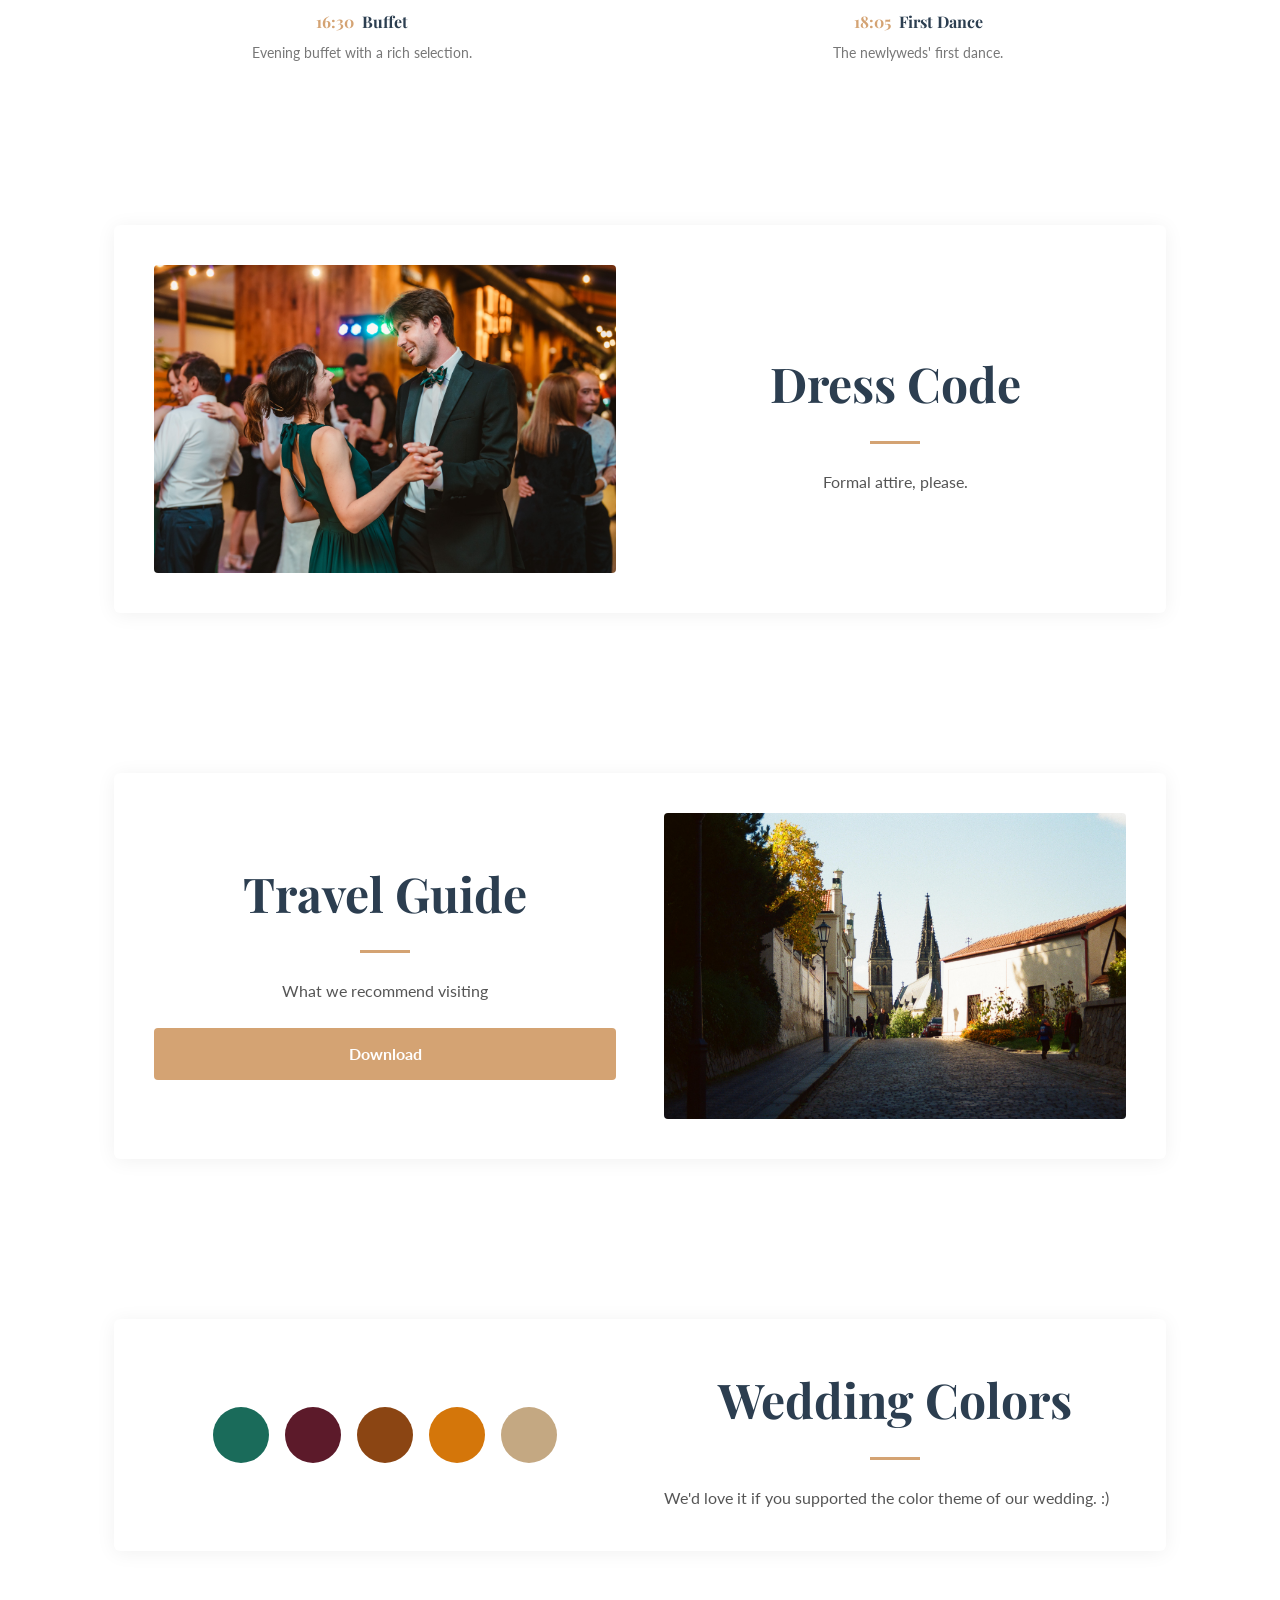
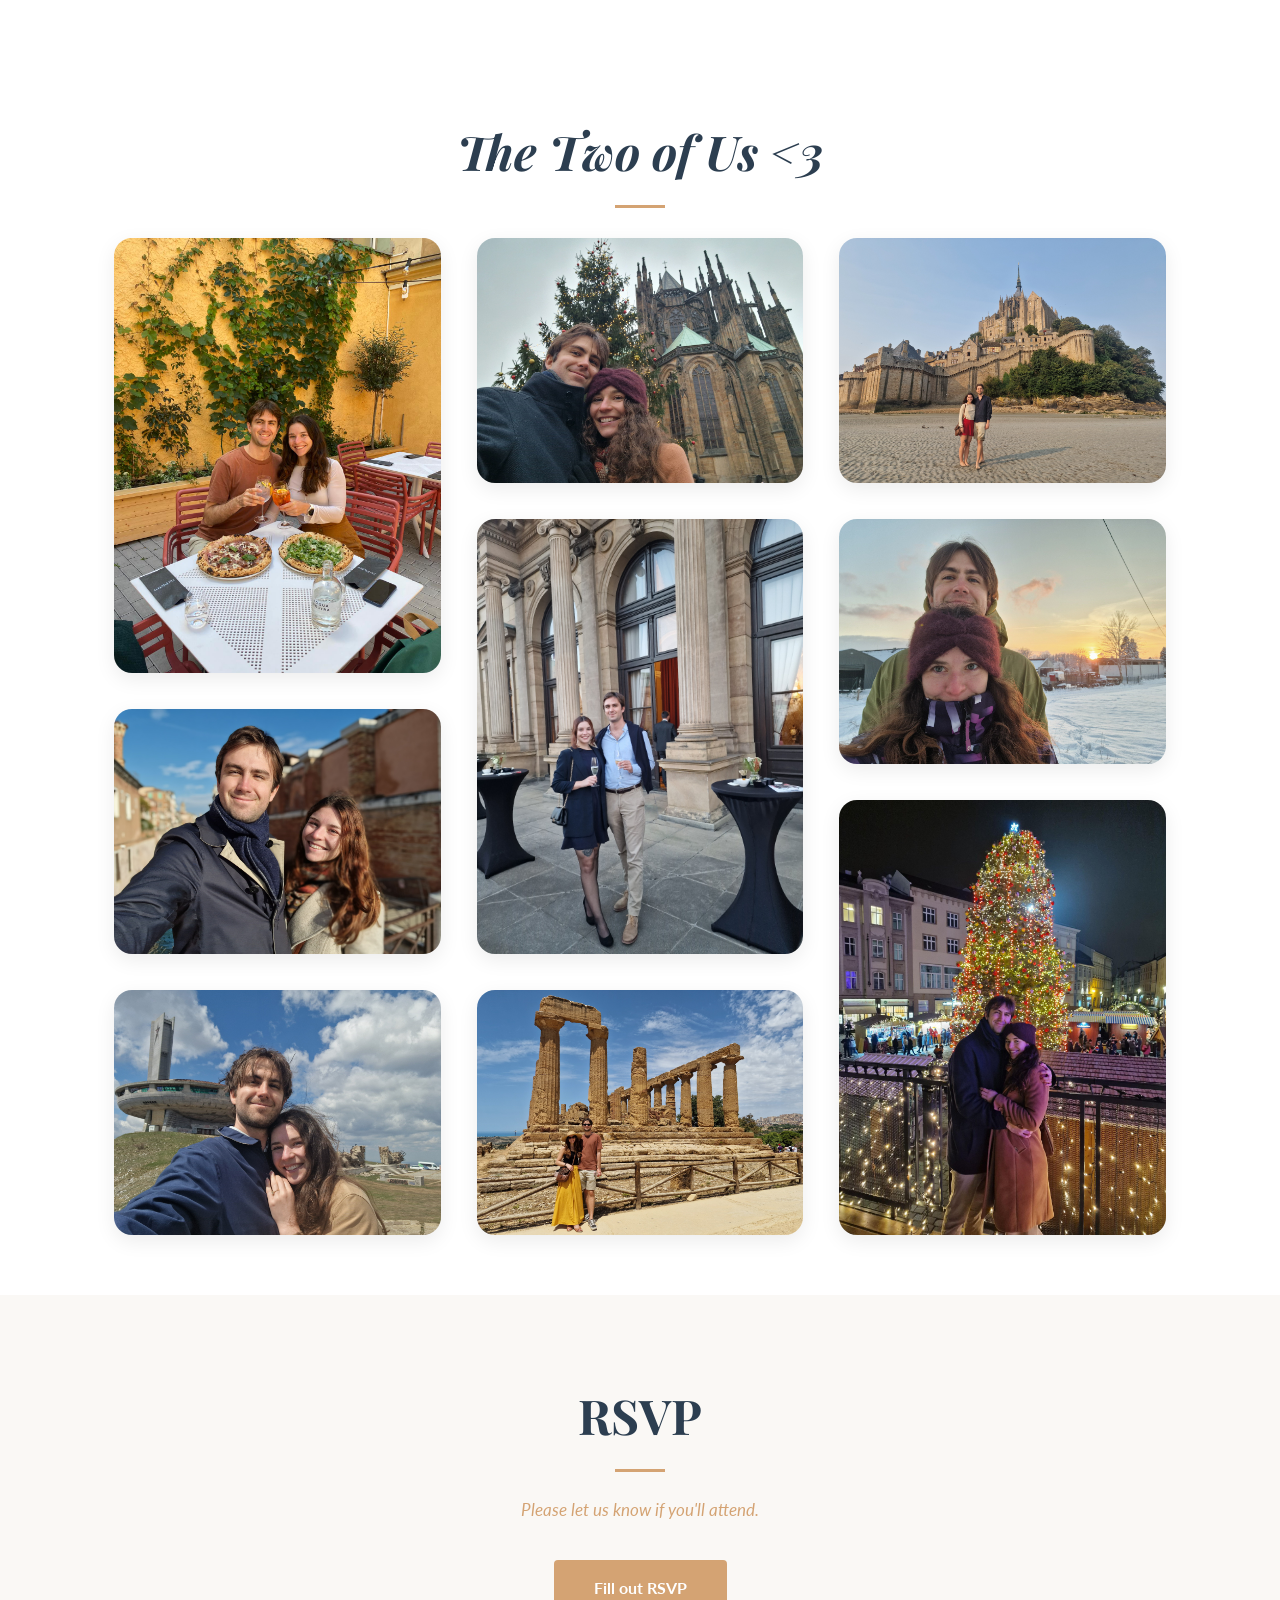
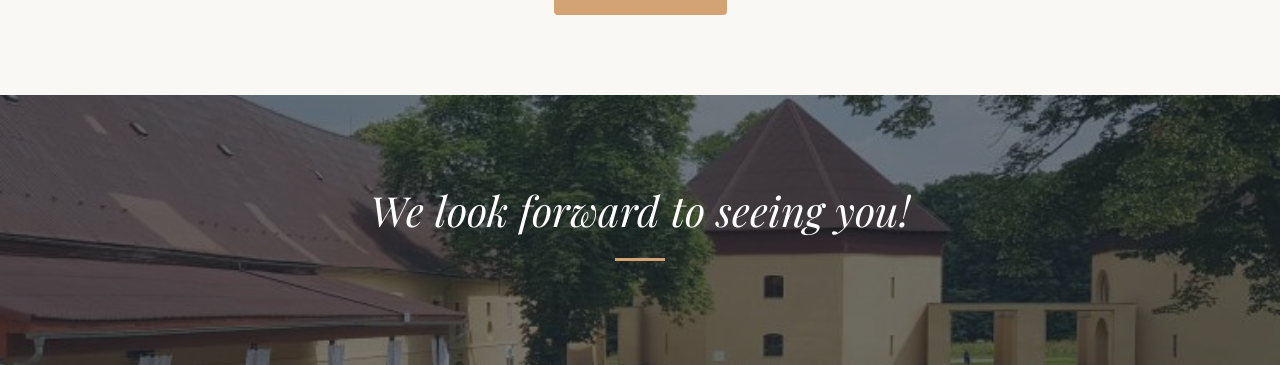
<file: en/index.html>
<!DOCTYPE html>
<html lang="en">
<head>
    <meta charset="UTF-8">
    <meta name="viewport" content="width=device-width, initial-scale=1.0">
    <title>Tereza &amp; Thomas &ndash; 10.10.2026</title>
    <link rel="icon" href="data:image/svg+xml,<svg xmlns='http://www.w3.org/2000/svg' viewBox='0 0 100 100'><text y='.9em' font-size='90'>💍</text></svg>">
    <link rel="preconnect" href="https://fonts.googleapis.com">
    <link rel="preconnect" href="https://fonts.gstatic.com" crossorigin>
    <link href="https://fonts.googleapis.com/css2?family=Playfair+Display:ital,wght@0,400..900;1,400..900&family=Lato:wght@300;400;700&display=swap" rel="stylesheet">
    <link rel="stylesheet" href="/styles.css">
</head>
<body>

<nav class="navbar">
    <div class="nav-content">
        <a href="#" class="nav-brand">Tereza &amp; Thomas</a>
        <div class="lang-toggle">
            <a class="lang-btn" href="/cz/">CZ</a>
            <a class="lang-btn" href="/fr/">FR</a>
            <a class="lang-btn active" href="/en/">EN</a>
        </div>
    </div>
</nav>

<!-- Hero -->
<section id="hero">
    <div class="hero-overlay"></div>
    <div class="hero-content">
        <p class="hero-subtitle" data-i18n="heroSubtitle">We're getting married!</p>
        <h1 class="hero-names">Tereza Pokorná &amp; Thomas Rialan</h1>
        <p class="hero-date">10.10.2026</p>
    </div>
</section>

<!-- Ceremony -->
<section id="ceremony">
    <div class="container two-col">
        <div class="col-image">
            <img src="/images/venue_pictures/venue_courtyard.jpeg" alt="Ceremony venue">
        </div>
        <div class="col-text ceremony-details">
            <h2 data-i18n="ceremonyTitle">Ceremony</h2>
            <div class="section-divider"></div>
            <p class="detail-date" data-i18n="ceremonyDate">October 10, 2026</p>
            <p class="detail-time">12:10</p>
            <p class="detail-venue">Zámecký dvůr Černousy</p>
            <p class="detail-address" data-i18n="ceremonyAddress">Černousy 50, 463 73 Černousy, Czechia</p>
            <a href="https://maps.app.goo.gl/e3RnuRs2pde7RJvw8" target="_blank" rel="noopener" class="map-link" data-i18n="ceremonyMap">Map</a>
            <p class="detail-arrival" data-i18n="ceremonyArrival">Please arrive at the venue by 11:00.</p>
        </div>
    </div>
</section>

<!-- Reception -->
<section id="reception" class="bg-cream">
    <div class="container text-center">
        <h2 data-i18n="receptionTitle">Wedding Reception</h2>
        <div class="section-divider"></div>
        <p data-i18n="receptionText1">The ceremony and reception take place at the same venue - Zámecký dvůr Černousy</p>
        <p data-i18n="receptionText2">The wedding lunch will follow the ceremony.</p>
        <p data-i18n="receptionText3">Dinner will be served as a buffet.</p>
    </div>
</section>

<!-- Menu -->
<section id="menu">
    <div class="container two-col">
        <div class="col-text menu-details">
            <h2 data-i18n="menuTitle">Wedding Menu</h2>
            <div class="section-divider"></div>
            <p class="menu-label" data-i18n="menuSoupLabel">Soup</p>
            <p data-i18n="menuSoup">Beef broth with liver dumplings</p>
            <p class="menu-label" data-i18n="menuMainLabel">Main Course</p>
            <p data-i18n="menuMain">Svíčková - beef sirloin in cream sauce with bread dumplings</p>
            <p class="menu-note" data-i18n="menuVegetarian">(vegetarian option available)</p>
        </div>
        <div class="col-image">
            <img src="/images/venue_pictures/food.jpeg" alt="Wedding menu">
        </div>
    </div>
</section>

<!-- Transition banner -->
<section id="transition">
    <div class="banner-overlay"></div>
    <div class="banner-content">
        <h2 data-i18n="transitionText">And what will it be like?</h2>
    </div>
</section>

<!-- Accommodation -->
<section id="accommodation">
    <div class="container two-col">
        <div class="col-image">
            <img src="/images/venue_pictures/venue_room.jpeg" alt="Accommodation">
        </div>
        <div class="col-text">
            <h2 data-i18n="accommTitle">Accommodation</h2>
            <div class="section-divider"></div>
            <ul class="info-list">
                <li data-i18n-html="accommBullet1">The day before the wedding (<b>Oct 9</b>), guests arrange their own accommodation: we recommend <b>Prague, Liberec</b> (wedding shuttle) or <b>Frýdlant</b>.</li>
                <li data-i18n-html="accommBullet2">Recommended hotel in Liberec: <b>Pytloun Grand Hotel Imperial Liberec</b>.</li>
                <li data-i18n-html="accommBullet3">Accommodation <em>on the wedding day (<b>Oct 10–11</b>)</em> is provided on-site in Černousy.</li>
                <li data-i18n-html="accommBullet4">We kindly ask local guests to sleep at home due to limited capacity. Transport after the wedding will be arranged.</li>
            </ul>
        </div>
    </div>
</section>

<!-- Transport -->
<section id="transport" class="bg-cream">
    <div class="container two-col">
        <div class="col-text map-col">
            <h3 class="map-label" data-i18n="mapLabel">Venue Map</h3>
            <img src="/images/venue_pictures/venue_map.jpeg" alt="Venue map" class="venue-map">
        </div>
        <div class="col-text">
            <h2 data-i18n="transportTitle">Transport</h2>
            <div class="section-divider"></div>
            <ul class="info-list">
                <li data-i18n-html="transportBullet1"><b>By car (recommended):</b> arrive on Oct 10 at <b>11:00</b>. Please use only Parking Lot II (the entrance will be marked)</li>
                <li data-i18n-html="transportBullet2"><b>Public transport:</b> arrive <b>the day before in Liberec</b> (RegioJet / FlixBus)</li>
            </ul>
            <h3 data-i18n="busTitle">Wedding Shuttle</h3>
            <ul class="info-list">
                <li data-i18n-html="busBullet1">On Oct 10, the shuttle will pick you up in <b>Liberec in front of the hotel</b> and take you to the wedding venue (departure time will be confirmed later)</li>
                <li data-i18n="busBullet2">On Oct 11, the shuttle will take you back to Liberec</li>
            </ul>
            <p class="bus-note" data-i18n="busNote">Please confirm whether you would like to use the wedding shuttle.</p>
            <a href="/how_to_get_to_Liberec.pdf" target="_blank" class="btn-download" data-i18n="transportPdfBtn">How to Get to Liberec</a>
        </div>
    </div>
    <div class="container two-col bus-detail-row">
        <div class="col-image">
            <img src="/images/wedding-bus.jpeg" alt="Wedding bus">
        </div>
        <div class="col-text bus-info-details">
            <h2 data-i18n="weddingBusTitle">Info - Wedding Bus</h2>
            <div class="section-divider"></div>
            <p data-i18n-html="weddingBusDeparture">Departure at <b>10:00</b> (The bus leaves at exactly 10:00, please arrive at the location well in advance.)</p>
            <p data-i18n-html="weddingBusLocation">departure location: <b>Vlakove nadrazi Liberec</b> (in front of the main entrance)</p>
            <a href="https://maps.app.goo.gl/Ztv3bkWbag87iYEY6" target="_blank" rel="noopener" class="map-link" data-i18n="weddingBusMapLink">Departure location - map</a>
            <p data-i18n-html="weddingBusNote">The departure location is a one-minute walk from the bus stop Liberec Nádraží (Regiojet, FlixBus) – more info in the pdf</p>
            <p class="bus-contact" data-i18n-html="weddingBusContact">contact person: Misa Maštálko (+420 722 220 536)</p>
        </div>
    </div>
</section>

<!-- Timeline -->
<section id="timeline">
    <div class="container">
        <h2 class="text-center" data-i18n="timelineTitle">Schedule</h2>
        <div class="section-divider"></div>
        <div class="timeline-grid">
            <div class="timeline-item">
                <div class="timeline-icon">
                    <img src="/images/icons/drinks.png" alt="">
                </div>
                <h4><span class="timeline-time">11:00</span> <span data-i18n="tl1Title">Welcome Refreshments</span></h4>
                <p data-i18n="tl1Desc">Guest arrival, welcome, refreshments and check-in.</p>
            </div>
            <div class="timeline-item">
                <div class="timeline-icon">
                    <img src="/images/icons/rings.png" alt="">
                </div>
                <h4><span class="timeline-time">12:10</span> <span data-i18n="tl2Title">Ceremony</span></h4>
                <p data-i18n="tl2Desc">Wedding ceremony in the chateau courtyard.</p>
            </div>
            <div class="timeline-item">
                <div class="timeline-icon">
                    <img src="/images/icons/menu.png" alt="">
                </div>
                <h4><span class="timeline-time">13:30</span> <span data-i18n="tl3Title">Festive Lunch</span></h4>
                <p data-i18n="tl3Desc">Lunch together with family and friends.</p>
            </div>
            <div class="timeline-item">
                <div class="timeline-icon">
                    <img src="/images/icons/cake.png" alt="">
                </div>
                <h4><span class="timeline-time">15:00</span> <span data-i18n="tl4Title">Cake Cutting</span></h4>
                <p data-i18n="tl4Desc">Traditional cutting of the wedding cake.</p>
            </div>
            <div class="timeline-item">
                <div class="timeline-icon">
                    <img src="/images/icons/food.png" alt="">
                </div>
                <h4><span class="timeline-time">16:30</span> <span data-i18n="tl5Title">Buffet</span></h4>
                <p data-i18n="tl5Desc">Evening buffet with a rich selection.</p>
            </div>
            <div class="timeline-item">
                <div class="timeline-icon">
                    <img src="/images/icons/dance.png" alt="">
                </div>
                <h4><span class="timeline-time">18:05</span> <span data-i18n="tl6Title">First Dance</span></h4>
                <p data-i18n="tl6Desc">The newlyweds' first dance.</p>
            </div>
        </div>
    </div>
</section>

<!-- Dress Code -->
<section id="dresscode">
    <div class="container">
        <div class="info-card two-col">
            <div class="col-image">
                <img src="/images/pictures_of_us/dancing.jpeg" alt="Dress code">
            </div>
            <div class="col-text">
                <h2 data-i18n="dressTitle">Dress Code</h2>
                <div class="section-divider"></div>
                <p data-i18n="dressText">Formal attire, please.</p>
            </div>
        </div>
    </div>
</section>

<!-- Travel Guide -->
<section id="travelguide">
    <div class="container">
        <div class="info-card two-col">
            <div class="col-text">
                <h2 data-i18n="travelTitle">Travel Guide</h2>
                <div class="section-divider"></div>
                <p data-i18n="travelText">What we recommend visiting</p>
                <a href="/OUR WEDDING GUIDE.pdf" download class="btn-download" data-i18n="travelButton">Download</a>
            </div>
            <div class="col-image">
                <img src="/images/prague_analog.png" alt="Prague">
            </div>
        </div>
    </div>
</section>

<!-- Wedding Colors -->
<section id="colors">
    <div class="container">
        <div class="info-card two-col">
            <div class="col-text color-circles-col">
                <div class="color-circles">
                    <span class="circle" style="background:#1a6b5a"></span>
                    <span class="circle" style="background:#5c1a2a"></span>
                    <span class="circle" style="background:#8b4513"></span>
                    <span class="circle" style="background:#d4760a"></span>
                    <span class="circle" style="background:#c4a882"></span>
                </div>
            </div>
            <div class="col-text">
                <h2 data-i18n="colorsTitle">Wedding Colors</h2>
                <div class="section-divider"></div>
                <p data-i18n="colorsText">We'd love it if you followed the color scheme of our wedding. :)</p>
            </div>
        </div>
    </div>
</section>

<!-- Gallery -->
<section id="gallery">
    <div class="container">
        <h2 data-i18n="galleryTitle">The Two of Us &lt;3</h2>
        <div class="section-divider"></div>
        <div class="gallery-grid">
            <div class="gallery-col">
                <img src="/images/pictures_of_us/pizza.jpeg" alt="Us eating pizza">
                <img src="/images/pictures_of_us/venice1.jpeg" alt="Us in Venice">
                <img src="/images/pictures_of_us/budluzhda.jpeg" alt="Us together">
            </div>
            <div class="gallery-col">
                <img src="/images/pictures_of_us/prague_castle.jpeg" alt="Us at Prague Castle">
                <img src="/images/pictures_of_us/theater.jpeg" alt="Us at the theater">
                <img src="/images/pictures_of_us/sicily1.jpeg" alt="Us in Sicily">
            </div>
            <div class="gallery-col">
                <img src="/images/pictures_of_us/msm.jpeg" alt="Us at Mont-Saint-Michel">
                <img src="/images/pictures_of_us/frydlant1.jpeg" alt="Us at Frýdlant">
                <img src="/images/pictures_of_us/xmas.jpeg" alt="Us at Christmas">
            </div>
        </div>
    </div>
</section>

<!-- RSVP -->
<section id="rsvp" class="bg-cream">
    <div class="container text-center">
        <h2>RSVP</h2>
        <div class="section-divider"></div>
        <p class="rsvp-subtitle" data-i18n-html="rsvpSubtitle">Please let us know if you'll attend.</p>
        <a href="https://forms.gle/JgSvkApwB3QrNQgt9" target="_blank" rel="noopener" class="btn-rsvp" data-i18n="rsvpButton">Fill out RSVP</a>
    </div>
</section>

<!-- Footer -->
<footer id="footer-banner">
    <div class="banner-overlay"></div>
    <div class="banner-content">
        <h2 data-i18n="footerText">We look forward to seeing you!</h2>
        <div class="section-divider light"></div>
    </div>
</footer>

<script src="/script.js"></script>
</body>
</html>
</file>
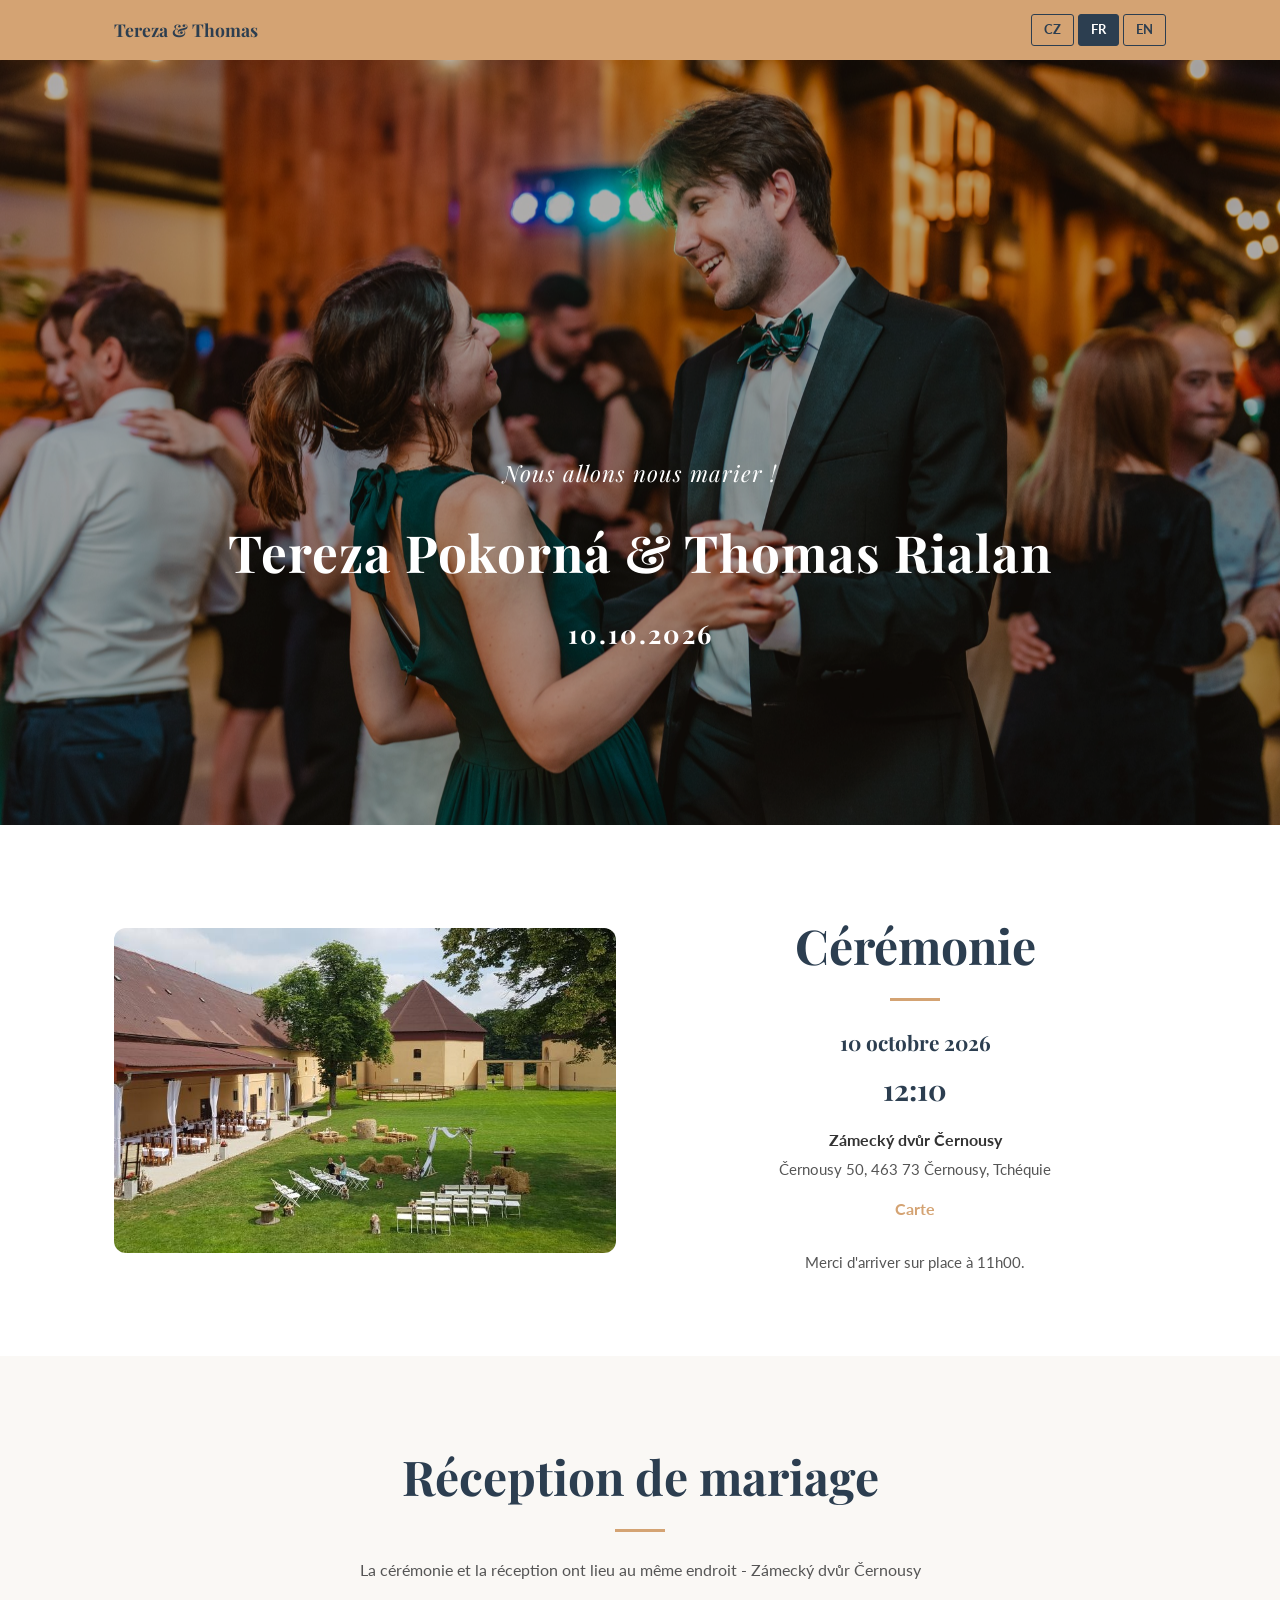
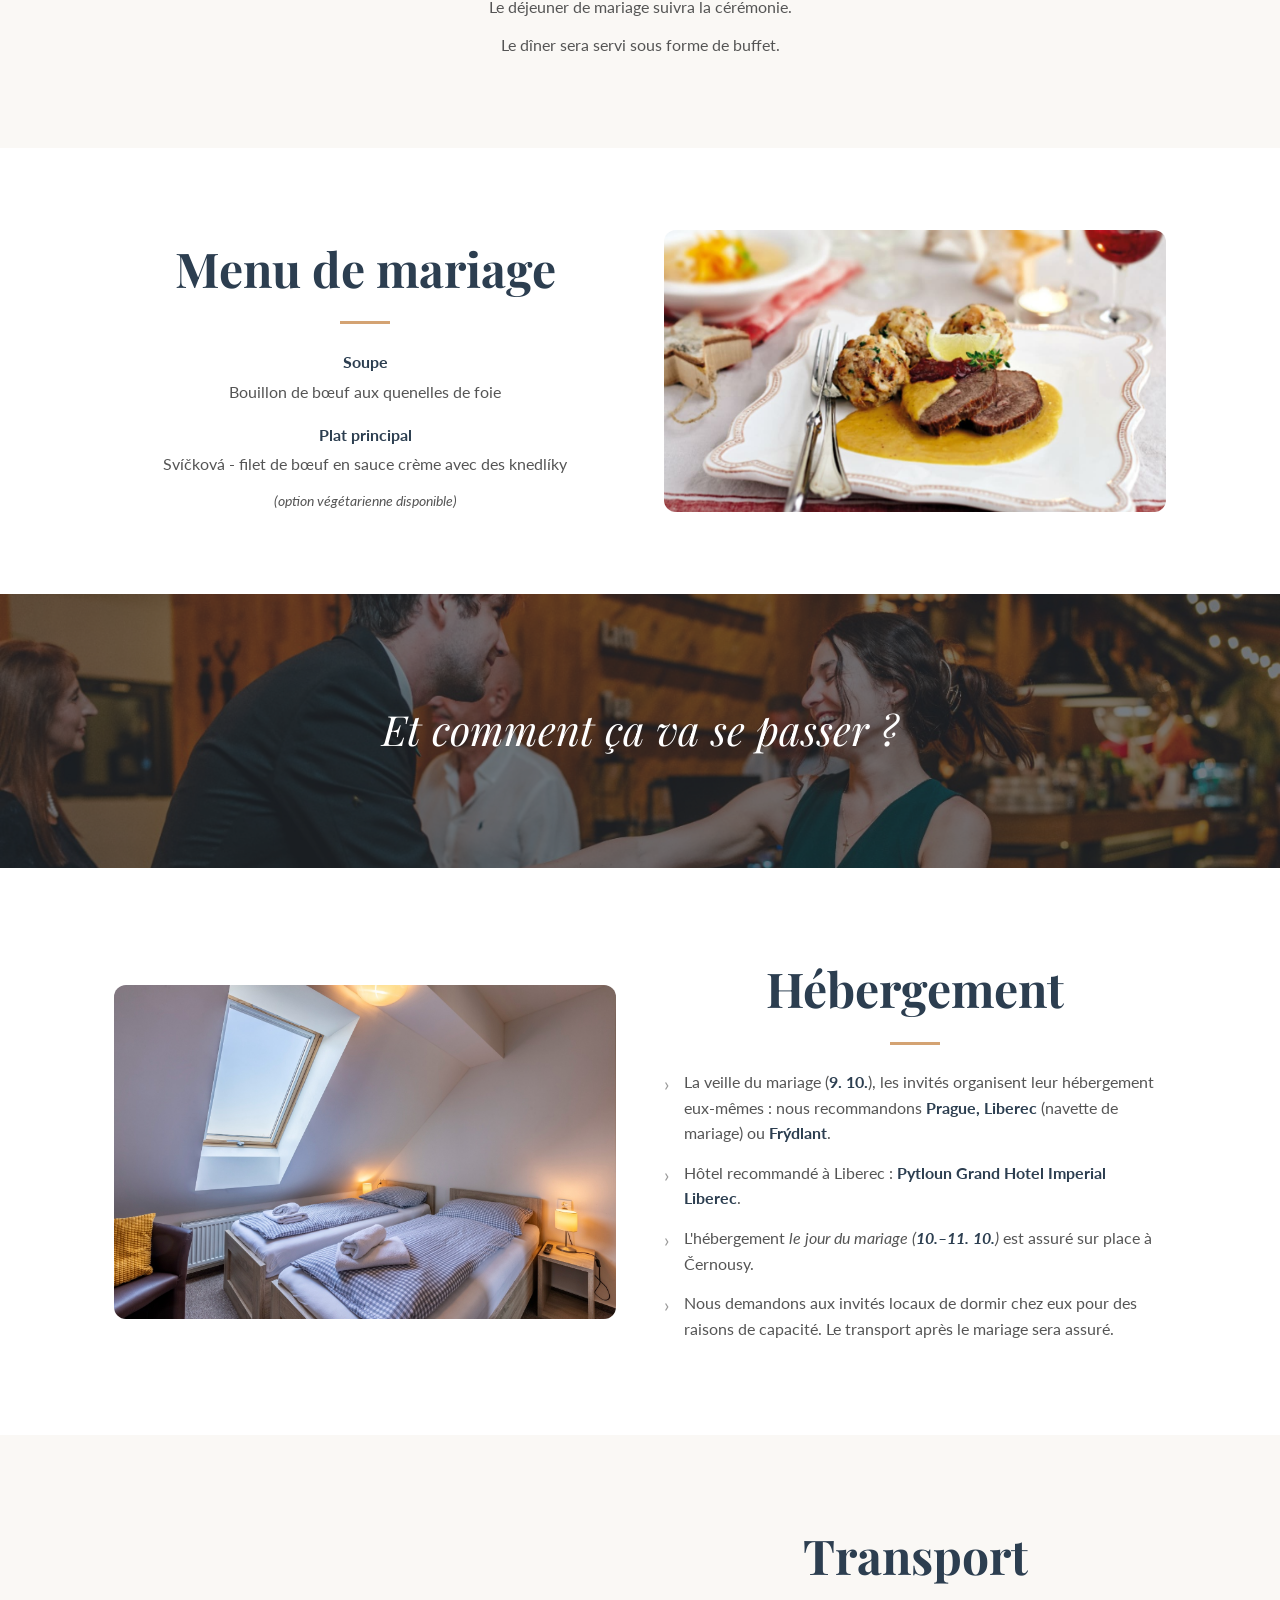
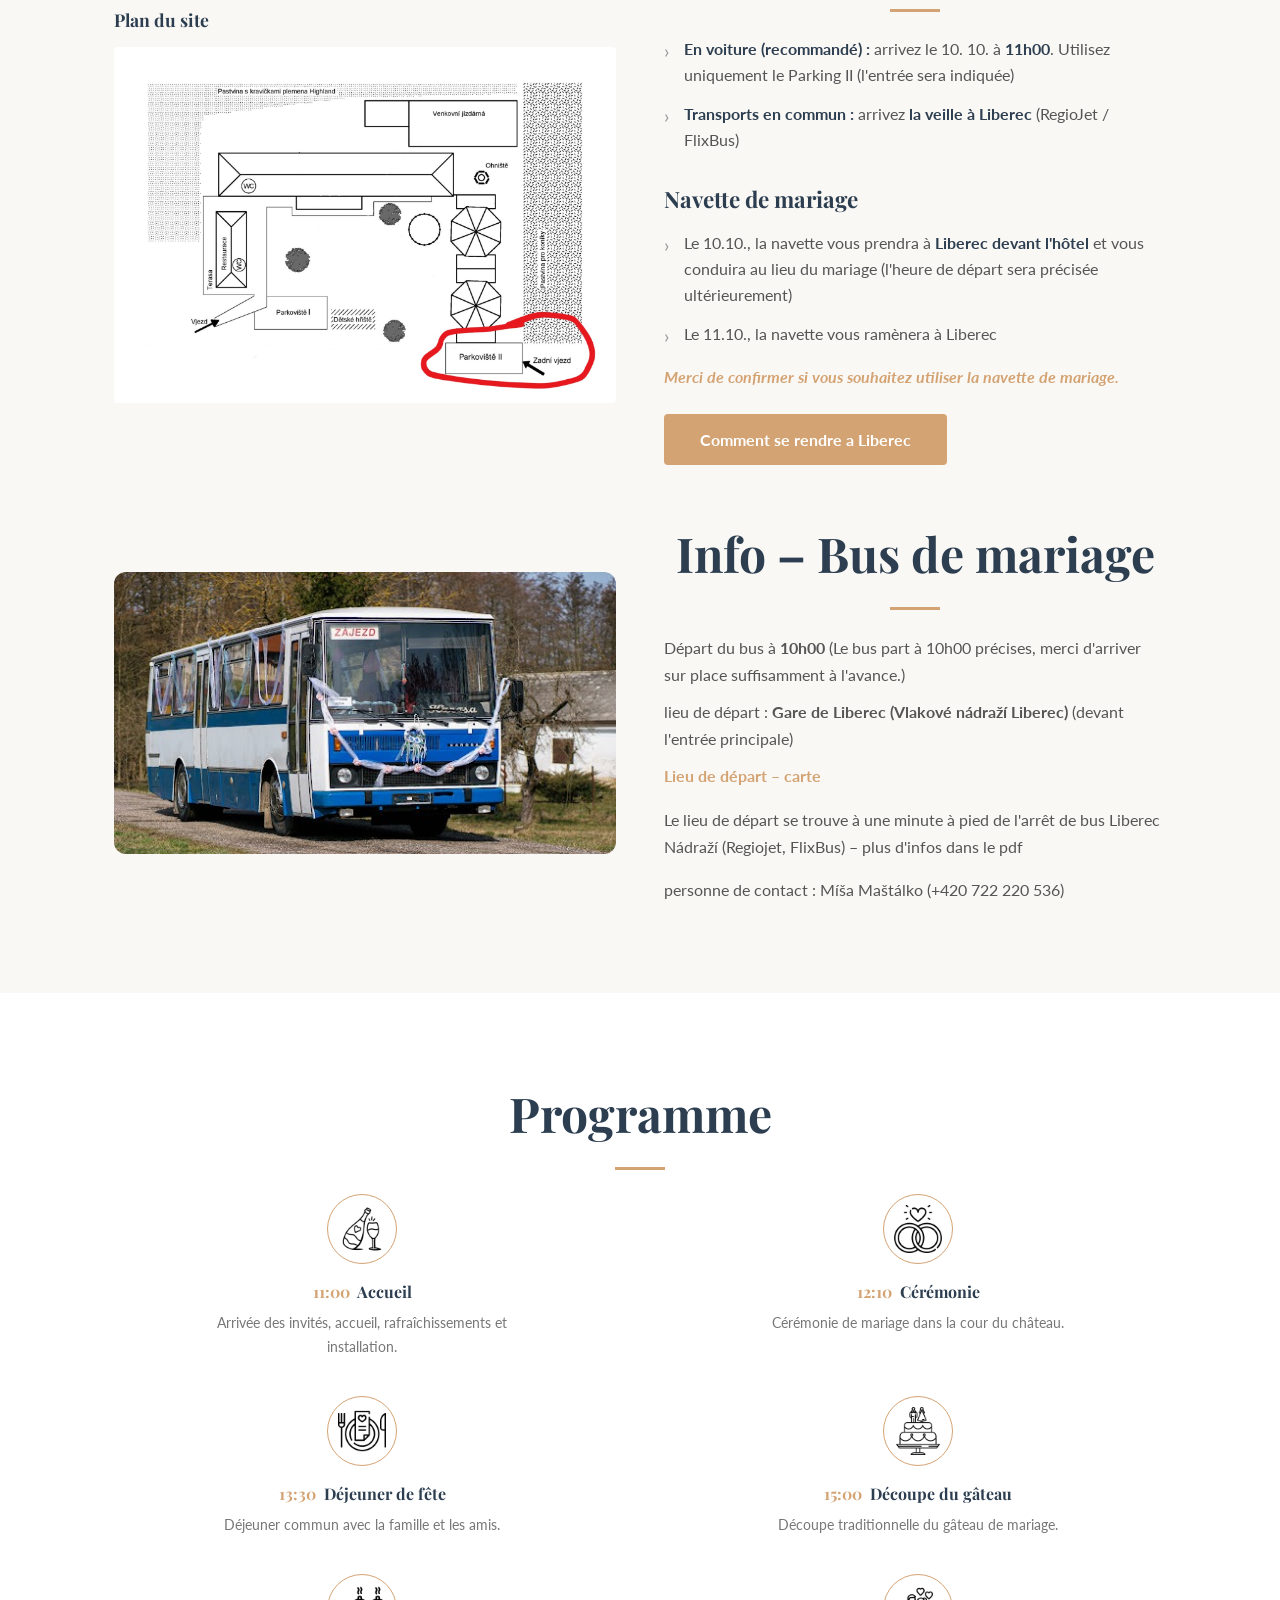
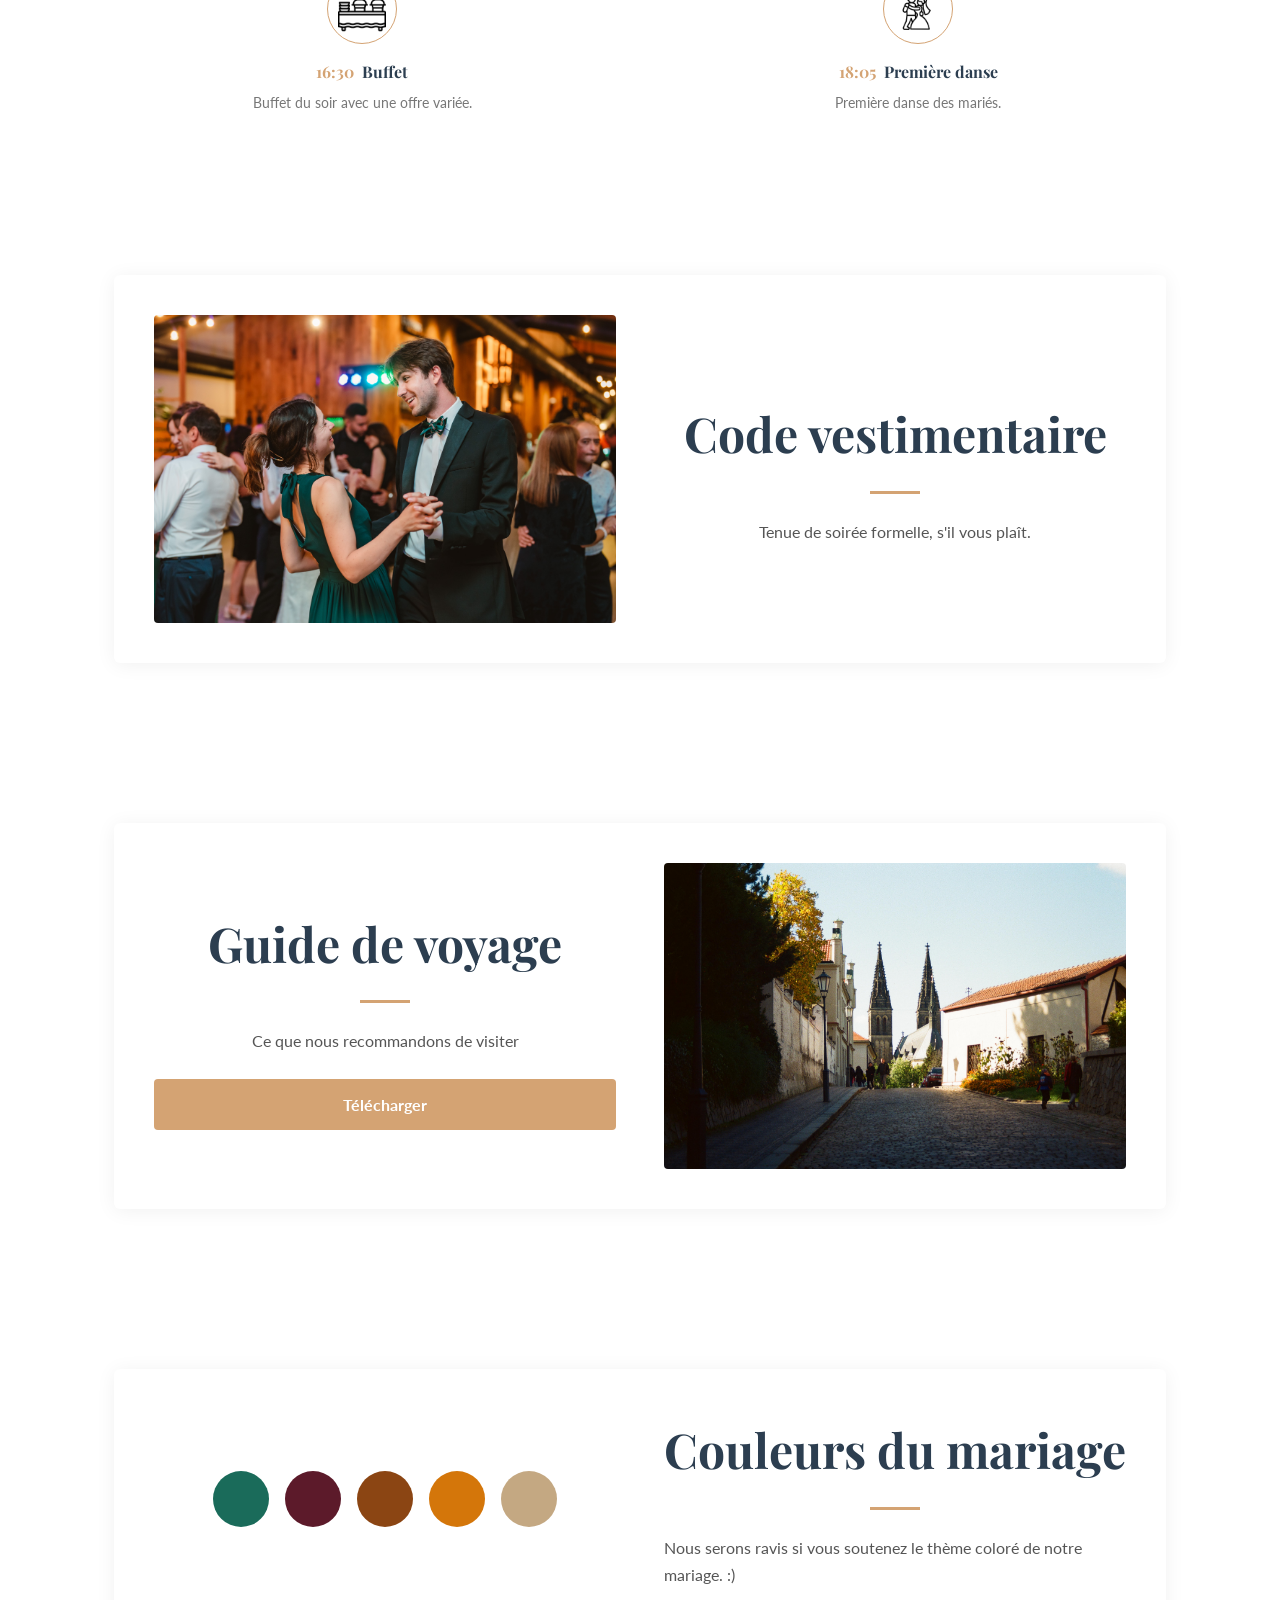
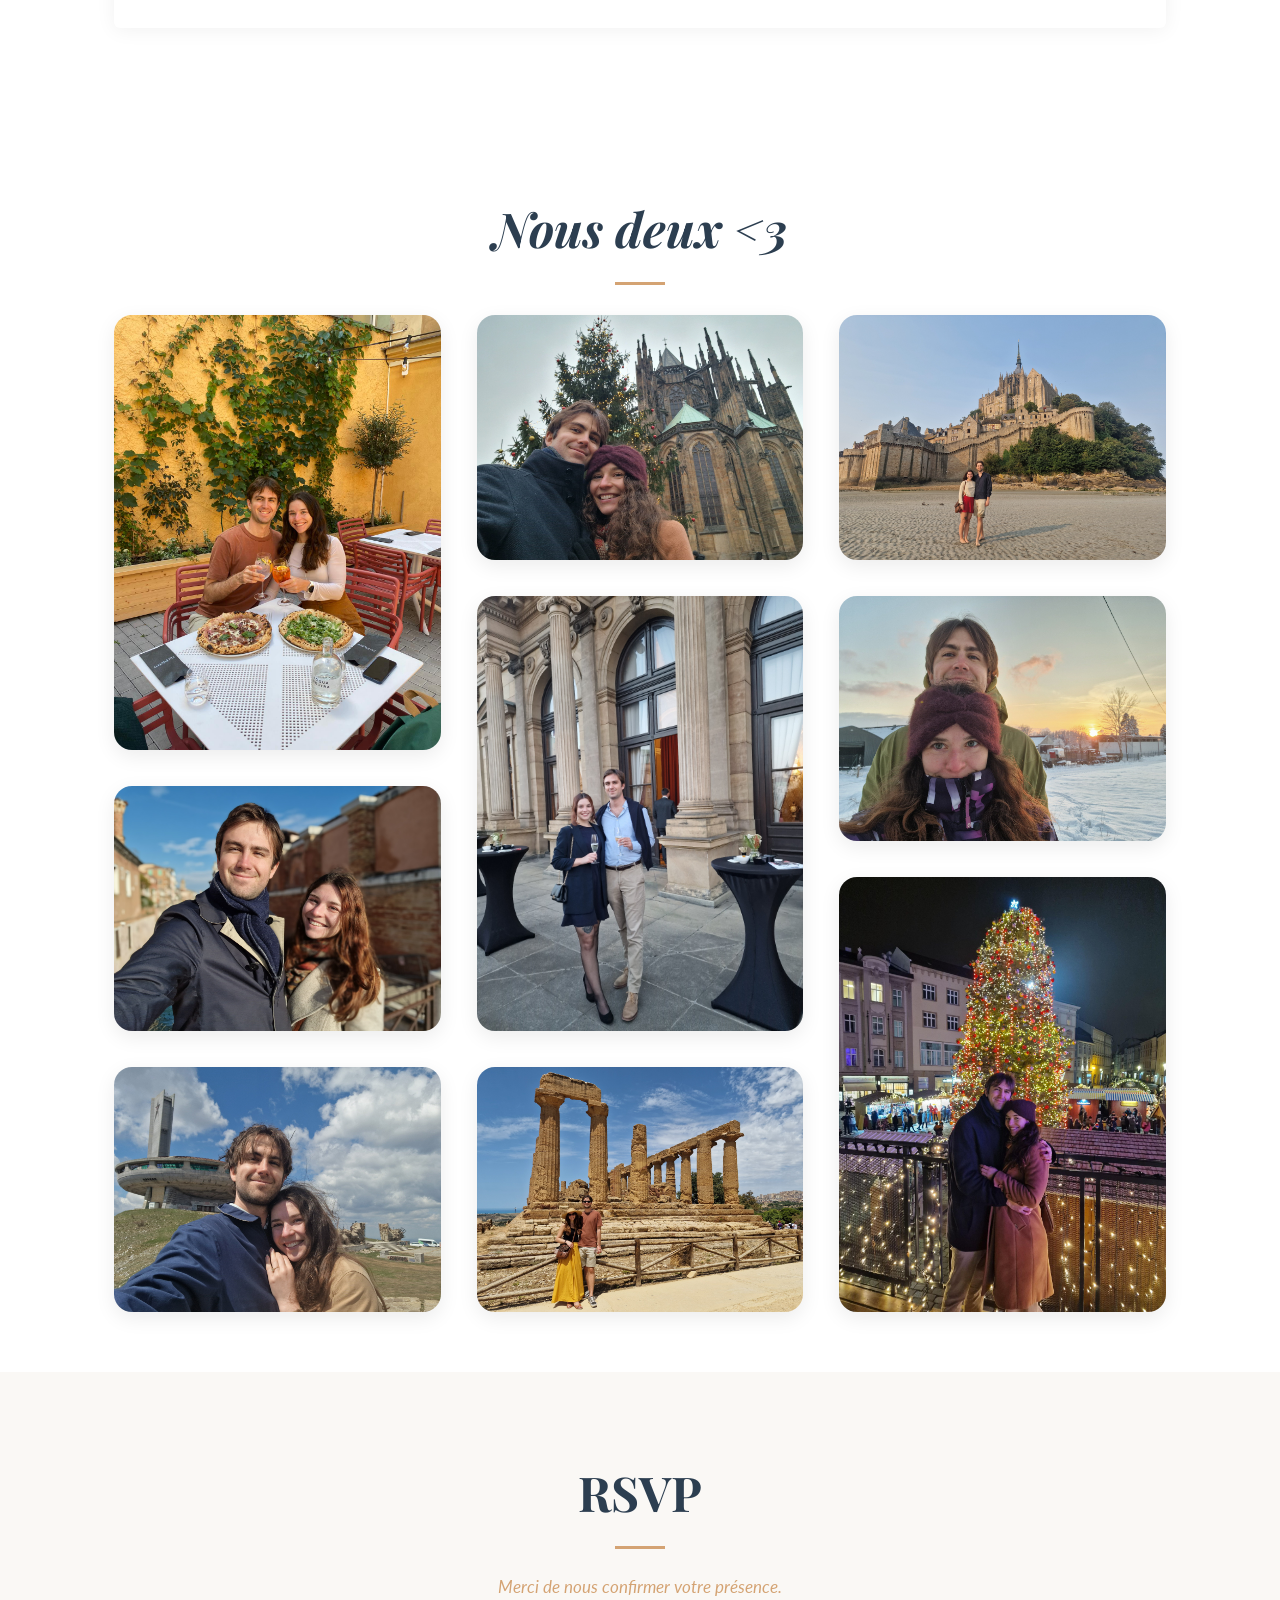
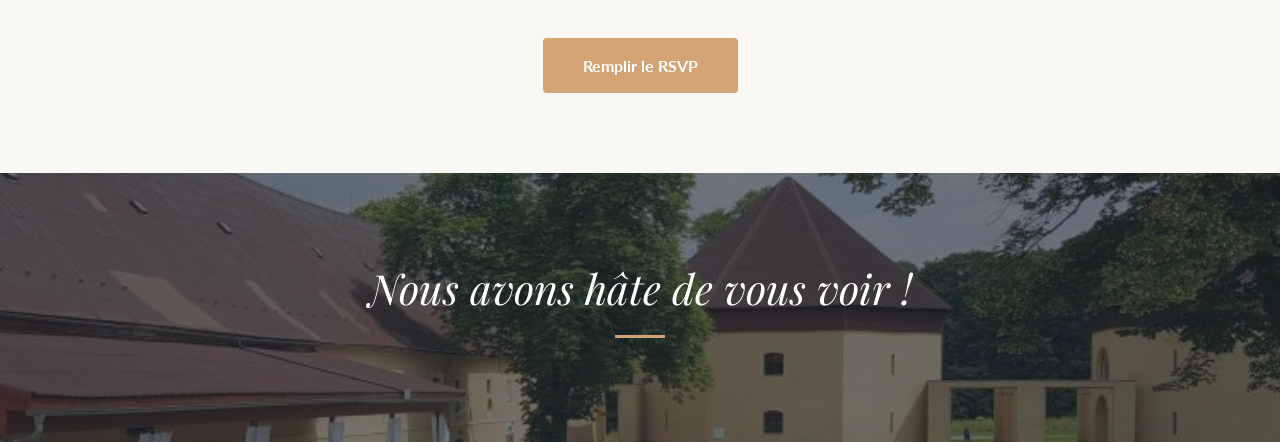
<file: fr/index.html>
<!DOCTYPE html>
<html lang="fr">
<head>
    <meta charset="UTF-8">
    <meta name="viewport" content="width=device-width, initial-scale=1.0">
    <title>Tereza &amp; Thomas &ndash; 10.10.2026</title>
    <link rel="icon" href="data:image/svg+xml,<svg xmlns='http://www.w3.org/2000/svg' viewBox='0 0 100 100'><text y='.9em' font-size='90'>💍</text></svg>">
    <link rel="preconnect" href="https://fonts.googleapis.com">
    <link rel="preconnect" href="https://fonts.gstatic.com" crossorigin>
    <link href="https://fonts.googleapis.com/css2?family=Playfair+Display:ital,wght@0,400..900;1,400..900&family=Lato:wght@300;400;700&display=swap" rel="stylesheet">
    <link rel="stylesheet" href="/styles.css">
</head>
<body>

<nav class="navbar">
    <div class="nav-content">
        <a href="#" class="nav-brand">Tereza &amp; Thomas</a>
        <div class="lang-toggle">
            <a class="lang-btn" href="/cz/">CZ</a>
            <a class="lang-btn active" href="/fr/">FR</a>
            <a class="lang-btn" href="/en/">EN</a>
        </div>
    </div>
</nav>

<!-- Hero -->
<section id="hero">
    <div class="hero-overlay"></div>
    <div class="hero-content">
        <p class="hero-subtitle" data-i18n="heroSubtitle">Nous allons nous marier !</p>
        <h1 class="hero-names">Tereza Pokorná &amp; Thomas Rialan</h1>
        <p class="hero-date">10.10.2026</p>
    </div>
</section>

<!-- Ceremony -->
<section id="ceremony">
    <div class="container two-col">
        <div class="col-image">
            <img src="/images/venue_pictures/venue_courtyard.jpeg" alt="Ceremony venue">
        </div>
        <div class="col-text ceremony-details">
            <h2 data-i18n="ceremonyTitle">Cérémonie</h2>
            <div class="section-divider"></div>
            <p class="detail-date" data-i18n="ceremonyDate">10 octobre 2026</p>
            <p class="detail-time">12:10</p>
            <p class="detail-venue">Zámecký dvůr Černousy</p>
            <p class="detail-address" data-i18n="ceremonyAddress">Černousy 50, 463 73 Černousy, Tchéquie</p>
            <a href="https://maps.app.goo.gl/e3RnuRs2pde7RJvw8" target="_blank" rel="noopener" class="map-link" data-i18n="ceremonyMap">Carte</a>
            <p class="detail-arrival" data-i18n="ceremonyArrival">Merci d'arriver sur place à 11h00.</p>
        </div>
    </div>
</section>

<!-- Reception -->
<section id="reception" class="bg-cream">
    <div class="container text-center">
        <h2 data-i18n="receptionTitle">Réception de mariage</h2>
        <div class="section-divider"></div>
        <p data-i18n="receptionText1">La cérémonie et la réception ont lieu au même endroit - Zámecký dvůr Černousy</p>
        <p data-i18n="receptionText2">Le déjeuner de mariage suivra la cérémonie.</p>
        <p data-i18n="receptionText3">Le dîner sera servi sous forme de buffet.</p>
    </div>
</section>

<!-- Menu -->
<section id="menu">
    <div class="container two-col">
        <div class="col-text menu-details">
            <h2 data-i18n="menuTitle">Menu de mariage</h2>
            <div class="section-divider"></div>
            <p class="menu-label" data-i18n="menuSoupLabel">Soupe</p>
            <p data-i18n="menuSoup">Bouillon de boeuf aux quenelles de foie</p>
            <p class="menu-label" data-i18n="menuMainLabel">Plat principal</p>
            <p data-i18n="menuMain">Svíčková - filet de boeuf en sauce crème avec des knedlíky</p>
            <p class="menu-note" data-i18n="menuVegetarian">(option végétarienne disponible)</p>
        </div>
        <div class="col-image">
            <img src="/images/venue_pictures/food.jpeg" alt="Wedding menu">
        </div>
    </div>
</section>

<!-- Transition banner -->
<section id="transition">
    <div class="banner-overlay"></div>
    <div class="banner-content">
        <h2 data-i18n="transitionText">Et comment ça va se passer ?</h2>
    </div>
</section>

<!-- Accommodation -->
<section id="accommodation">
    <div class="container two-col">
        <div class="col-image">
            <img src="/images/venue_pictures/venue_room.jpeg" alt="Accommodation">
        </div>
        <div class="col-text">
            <h2 data-i18n="accommTitle">Hébergement</h2>
            <div class="section-divider"></div>
            <ul class="info-list">
                <li data-i18n-html="accommBullet1">La veille du mariage (<b>9. 10.</b>), les invités organisent leur hébergement eux-mêmes : nous recommandons <b>Prague, Liberec</b> (navette de mariage) ou <b>Frýdlant</b>.</li>
                <li data-i18n-html="accommBullet2">Hôtel recommandé à Liberec : <b>Pytloun Grand Hotel Imperial Liberec</b>.</li>
                <li data-i18n-html="accommBullet3">L'hébergement <em>le jour du mariage (<b>10.–11. 10.</b>)</em> est assuré sur place à Černousy.</li>
                <li data-i18n-html="accommBullet4">Nous demandons aux invités locaux de dormir chez eux pour des raisons de capacité. Le transport après le mariage sera assuré.</li>
            </ul>
        </div>
    </div>
</section>

<!-- Transport -->
<section id="transport" class="bg-cream">
    <div class="container two-col">
        <div class="col-text map-col">
            <h3 class="map-label" data-i18n="mapLabel">Plan du site</h3>
            <img src="/images/venue_pictures/venue_map.jpeg" alt="Venue map" class="venue-map">
        </div>
        <div class="col-text">
            <h2 data-i18n="transportTitle">Transport</h2>
            <div class="section-divider"></div>
            <ul class="info-list">
                <li data-i18n-html="transportBullet1"><b>En voiture (recommandé) :</b> arrivez le 10. 10. à <b>11h00</b>. Utilisez uniquement le Parking II (l'entrée sera indiquée)</li>
                <li data-i18n-html="transportBullet2"><b>Transports en commun :</b> arrivez <b>la veille à Liberec</b> (RegioJet / FlixBus)</li>
            </ul>
            <h3 data-i18n="busTitle">Navette de mariage</h3>
            <ul class="info-list">
                <li data-i18n-html="busBullet1">Le 10.10., la navette vous prendra à <b>Liberec devant l'hôtel</b> et vous conduira au lieu du mariage (l'heure de départ sera précisée ultérieurement)</li>
                <li data-i18n="busBullet2">Le 11.10., la navette vous ramènera à Liberec</li>
            </ul>
            <p class="bus-note" data-i18n="busNote">Merci de confirmer si vous souhaitez utiliser la navette de mariage.</p>
            <a href="/how_to_get_to_Liberec.pdf" target="_blank" class="btn-download" data-i18n="transportPdfBtn">Comment se rendre a Liberec</a>
        </div>
    </div>
    <div class="container two-col bus-detail-row">
        <div class="col-image">
            <img src="/images/wedding-bus.jpeg" alt="Bus de mariage">
        </div>
        <div class="col-text bus-info-details">
            <h2 data-i18n="weddingBusTitle">Info - Bus de mariage</h2>
            <div class="section-divider"></div>
            <p data-i18n-html="weddingBusDeparture">Depart du bus a <b>10h00</b> (Le bus part a 10h00 precises, merci d'arriver sur place suffisamment a l'avance.)</p>
            <p data-i18n-html="weddingBusLocation">lieu de depart : <b>Gare de Liberec (Vlakove nadrazi Liberec)</b> (devant l'entree principale)</p>
            <a href="https://maps.app.goo.gl/Ztv3bkWbag87iYEY6" target="_blank" rel="noopener" class="map-link" data-i18n="weddingBusMapLink">Lieu de depart - carte</a>
            <p data-i18n-html="weddingBusNote">Le lieu de depart se trouve a une minute a pied de l'arret de bus Liberec Nadrazi (Regiojet, FlixBus) – plus d'infos dans le pdf</p>
            <p class="bus-contact" data-i18n-html="weddingBusContact">personne de contact : Misa Maštálko (+420 722 220 536)</p>
        </div>
    </div>
</section>

<!-- Timeline / Programme -->
<section id="timeline">
    <div class="container">
        <h2 class="text-center" data-i18n="timelineTitle">Programme</h2>
        <div class="section-divider"></div>
        <div class="timeline-grid">
            <div class="timeline-item">
                <div class="timeline-icon">
                    <img src="/images/icons/drinks.png" alt="">
                </div>
                <h4><span class="timeline-time">11:00</span> <span data-i18n="tl1Title">Accueil</span></h4>
                <p data-i18n="tl1Desc">Arrivée des invités, accueil, rafraîchissements et installation.</p>
            </div>
            <div class="timeline-item">
                <div class="timeline-icon">
                    <img src="/images/icons/rings.png" alt="">
                </div>
                <h4><span class="timeline-time">12:10</span> <span data-i18n="tl2Title">Cérémonie</span></h4>
                <p data-i18n="tl2Desc">Cérémonie de mariage dans la cour du château.</p>
            </div>
            <div class="timeline-item">
                <div class="timeline-icon">
                    <img src="/images/icons/menu.png" alt="">
                </div>
                <h4><span class="timeline-time">13:30</span> <span data-i18n="tl3Title">Déjeuner de fête</span></h4>
                <p data-i18n="tl3Desc">Déjeuner commun avec la famille et les amis.</p>
            </div>
            <div class="timeline-item">
                <div class="timeline-icon">
                    <img src="/images/icons/cake.png" alt="">
                </div>
                <h4><span class="timeline-time">15:00</span> <span data-i18n="tl4Title">Découpe du gâteau</span></h4>
                <p data-i18n="tl4Desc">Découpe traditionnelle du gâteau de mariage.</p>
            </div>
            <div class="timeline-item">
                <div class="timeline-icon">
                    <img src="/images/icons/food.png" alt="">
                </div>
                <h4><span class="timeline-time">16:30</span> <span data-i18n="tl5Title">Buffet</span></h4>
                <p data-i18n="tl5Desc">Buffet du soir avec une offre variée.</p>
            </div>
            <div class="timeline-item">
                <div class="timeline-icon">
                    <img src="/images/icons/dance.png" alt="">
                </div>
                <h4><span class="timeline-time">18:05</span> <span data-i18n="tl6Title">Première danse</span></h4>
                <p data-i18n="tl6Desc">Première danse des mariés.</p>
            </div>
        </div>
    </div>
</section>

<!-- Dress Code -->
<section id="dresscode">
    <div class="container">
        <div class="info-card two-col">
            <div class="col-image">
                <img src="/images/pictures_of_us/dancing.jpeg" alt="Dress code">
            </div>
            <div class="col-text">
                <h2 data-i18n="dressTitle">Code vestimentaire</h2>
                <div class="section-divider"></div>
                <p data-i18n="dressText">Tenue de soirée formelle, s'il vous plaît.</p>
            </div>
        </div>
    </div>
</section>

<!-- Travel Guide -->
<section id="travelguide">
    <div class="container">
        <div class="info-card two-col">
            <div class="col-text">
                <h2 data-i18n="travelTitle">Guide de voyage</h2>
                <div class="section-divider"></div>
                <p data-i18n="travelText">Ce que nous recommandons de visiter</p>
                <a href="/OUR WEDDING GUIDE.pdf" download class="btn-download" data-i18n="travelButton">Télécharger</a>
            </div>
            <div class="col-image">
                <img src="/images/prague_analog.png" alt="Prague">
            </div>
        </div>
    </div>
</section>

<!-- Wedding Colors -->
<section id="colors">
    <div class="container">
        <div class="info-card two-col">
            <div class="col-text color-circles-col">
                <div class="color-circles">
                    <span class="circle" style="background:#1a6b5a"></span>
                    <span class="circle" style="background:#5c1a2a"></span>
                    <span class="circle" style="background:#8b4513"></span>
                    <span class="circle" style="background:#d4760a"></span>
                    <span class="circle" style="background:#c4a882"></span>
                </div>
            </div>
            <div class="col-text">
                <h2 data-i18n="colorsTitle">Couleurs du mariage</h2>
                <div class="section-divider"></div>
                <p data-i18n="colorsText">Nous serons ravis si vous soutenez le thème coloré de notre mariage. :)</p>
            </div>
        </div>
    </div>
</section>

<!-- Gallery -->
<section id="gallery">
    <div class="container">
        <h2 data-i18n="galleryTitle">Nous deux &lt;3</h2>
        <div class="section-divider"></div>
        <div class="gallery-grid">
            <div class="gallery-col">
                <img src="/images/pictures_of_us/pizza.jpeg" alt="Us eating pizza">
                <img src="/images/pictures_of_us/venice1.jpeg" alt="Us in Venice">
                <img src="/images/pictures_of_us/budluzhda.jpeg" alt="Us together">
            </div>
            <div class="gallery-col">
                <img src="/images/pictures_of_us/prague_castle.jpeg" alt="Us at Prague Castle">
                <img src="/images/pictures_of_us/theater.jpeg" alt="Us at the theater">
                <img src="/images/pictures_of_us/sicily1.jpeg" alt="Us in Sicily">
            </div>
            <div class="gallery-col">
                <img src="/images/pictures_of_us/msm.jpeg" alt="Us at Mont-Saint-Michel">
                <img src="/images/pictures_of_us/frydlant1.jpeg" alt="Us at Frýdlant">
                <img src="/images/pictures_of_us/xmas.jpeg" alt="Us at Christmas">
            </div>
        </div>
    </div>
</section>

<!-- RSVP -->
<section id="rsvp" class="bg-cream">
    <div class="container text-center">
        <h2>RSVP</h2>
        <div class="section-divider"></div>
        <p class="rsvp-subtitle" data-i18n-html="rsvpSubtitle">Merci de nous confirmer votre présence.</p>
        <a href="https://forms.gle/KHLBGPmsbzPpzb2t5" target="_blank" rel="noopener" class="btn-rsvp" data-i18n="rsvpButton">Remplir le RSVP</a>
    </div>
</section>

<!-- Footer -->
<footer id="footer-banner">
    <div class="banner-overlay"></div>
    <div class="banner-content">
        <h2 data-i18n="footerText">Nous avons hâte de vous voir !</h2>
        <div class="section-divider light"></div>
    </div>
</footer>

<script src="/script.js"></script>
</body>
</html>
</file>
<file: styles.css>
/* ===== Reset & Base ===== */
*, *::before, *::after {
    margin: 0;
    padding: 0;
    box-sizing: border-box;
}

html {
    scroll-behavior: smooth;
}

body {
    font-family: 'Lato', sans-serif;
    color: #555;
    line-height: 1.7;
    background: #fff;
}

img {
    max-width: 100%;
    height: auto;
    display: block;
}

a {
    color: inherit;
    text-decoration: none;
}

ul {
    list-style: none;
}

h1, h2, h3, h4 {
    font-family: 'Playfair Display', serif;
    color: #2c3e50;
    font-weight: 700;
}

/* ===== Utilities ===== */
.container {
    max-width: 1100px;
    margin: 0 auto;
    padding: 0 24px;
}

.text-center {
    text-align: center;
}

.bg-cream {
    background: #faf8f5;
}

.section-divider {
    width: 50px;
    height: 3px;
    background: #d4a373;
    margin: 12px auto 24px;
}

.section-divider.light {
    background: #d4a373;
}

/* ===== Navbar ===== */
.navbar {
    position: sticky;
    top: 0;
    z-index: 100;
    background: #d4a373;
    padding: 14px 0;
}

.nav-content {
    max-width: 1100px;
    margin: 0 auto;
    padding: 0 24px;
    display: flex;
    justify-content: space-between;
    align-items: center;
}

.nav-brand {
    font-family: 'Playfair Display', serif;
    font-weight: 700;
    font-size: 1.1rem;
    color: #2c3e50;
}

.lang-toggle {
    display: flex;
    gap: 4px;
}

.lang-btn {
    display: inline-block;
    background: transparent;
    border: 1.5px solid #2c3e50;
    color: #2c3e50;
    padding: 4px 12px;
    font-family: 'Lato', sans-serif;
    font-size: 0.8rem;
    font-weight: 700;
    cursor: pointer;
    border-radius: 3px;
    text-decoration: none;
    transition: background 0.2s, color 0.2s;
}

.lang-btn.active {
    background: #2c3e50;
    color: #fff;
}

.lang-btn:hover:not(.active) {
    background: rgba(44, 62, 80, 0.15);
}

/* ===== Hero ===== */
#hero {
    position: relative;
    height: 85vh;
    min-height: 500px;
    background: url('images/pictures_of_us/dancing.jpeg') center 35% / cover no-repeat;
    display: flex;
    align-items: center;
    justify-content: center;
}

.hero-overlay {
    position: absolute;
    inset: 0;
    background: rgba(0, 0, 0, 0.3);
}

.hero-content {
    position: relative;
    text-align: center;
    color: #fff;
    margin-top: 25vh;
}

.hero-subtitle {
    font-family: 'Playfair Display', serif;
    font-style: italic;
    font-size: 1.4rem;
    margin-bottom: 16px;
    letter-spacing: 1px;
}

.hero-names {
    font-family: 'Playfair Display', serif;
    font-size: clamp(2rem, 5vw, 3.2rem);
    font-weight: 700;
    color: #fff;
    margin-bottom: 16px;
    letter-spacing: 1px;
}

.hero-date {
    font-family: 'Playfair Display', serif;
    font-size: 1.6rem;
    font-weight: 700;
    letter-spacing: 2px;
}

/* ===== Two-column layout ===== */
.two-col {
    display: grid;
    grid-template-columns: 1fr 1fr;
    gap: 48px;
    align-items: center;
}

.col-image img {
    width: 100%;
    border-radius: 12px;
    object-fit: cover;
}

/* ===== Sections shared spacing ===== */
section {
    padding: 80px 0;
}

section h2 {
    font-size: 3rem;
    margin-bottom: 4px;
}

section h3 {
    font-size: 1.4rem;
    margin-top: 28px;
    margin-bottom: 12px;
    color: #2c3e50;
}

/* ===== Ceremony ===== */
.ceremony-details {
    text-align: center;
}

.detail-date {
    font-family: 'Playfair Display', serif;
    font-size: 1.3rem;
    font-weight: 700;
    color: #2c3e50;
    margin-top: 8px;
}

.detail-time {
    font-family: 'Playfair Display', serif;
    font-size: 1.8rem;
    font-weight: 700;
    color: #2c3e50;
    margin: 4px 0;
}

.detail-venue {
    font-weight: 700;
    color: #333;
    margin-top: 12px;
}

.detail-address {
    font-size: 0.95rem;
    margin: 4px 0 12px;
}

.map-link {
    color: #d4a373;
    font-weight: 700;
    display: inline-block;
    margin-bottom: 20px;
    transition: color 0.2s;
}

.map-link:hover {
    color: #b8854a;
    text-decoration: underline;
}

.detail-arrival {
    font-size: 0.95rem;
    margin-top: 8px;
}

/* ===== Reception ===== */
#reception p {
    margin-bottom: 10px;
}

/* ===== Menu ===== */
.menu-details {
    text-align: center;
}

.menu-label {
    font-weight: 700;
    color: #2c3e50;
    margin-top: 16px;
    margin-bottom: 2px;
}

.menu-note {
    font-style: italic;
    font-size: 0.9rem;
    margin-top: 12px;
}

/* ===== Transition / Footer banners ===== */
#transition,
#footer-banner {
    position: relative;
    padding: 100px 0;
    background: url('images/pictures_of_us/us_dancing_2.jpeg') center 23% / cover no-repeat;
    display: flex;
    align-items: center;
    justify-content: center;
}

#footer-banner {
    background-image: url('images/venue_pictures/venue_courtyard.jpeg');
}

.banner-overlay {
    position: absolute;
    inset: 0;
    background: rgba(30, 40, 50, 0.6);
}

.banner-content {
    position: relative;
    text-align: center;
    color: #fff;
}

.banner-content h2 {
    font-family: 'Playfair Display', serif;
    font-style: italic;
    font-size: clamp(1.6rem, 4vw, 2.6rem);
    color: #fff;
    font-weight: 400;
}

/* ===== Info list (accommodation, transport) ===== */
.info-list li {
    position: relative;
    padding-left: 20px;
    margin-bottom: 14px;
    line-height: 1.6;
}

.info-list li::before {
    content: '›';
    position: absolute;
    left: 0;
    color: #999;
    font-size: 1.2rem;
}

.info-list b {
    color: #2c3e50;
}

.bus-note {
    margin-top: 16px;
    font-style: italic;
    color: #d4a373;
    font-weight: 700;
}

/* ===== Map column ===== */
.map-label {
    font-size: 1.1rem;
    margin-bottom: 12px;
    color: #2c3e50;
}

.venue-map {
    width: 100%;
    border-radius: 4px;
}

#accommodation .col-text > h2 {
    text-align: center;
}

#accommodation .col-text > .section-divider {
    margin-left: auto;
    margin-right: auto;
}

#transport .two-col > .col-text:not(.map-col) > h2 {
    text-align: center;
}

#transport .two-col > .col-text:not(.map-col) > .section-divider {
    margin-left: auto;
    margin-right: auto;
}

/* ===== Timeline / Harmonogram ===== */
.timeline-grid {
    display: grid;
    grid-template-columns: 1fr 1fr;
    gap: 36px 60px;
    margin-top: 40px;
}

#timeline .timeline-grid {
    margin-top: 16px;
}

.timeline-item {
    text-align: center;
}

.timeline-icon {
    width: 70px;
    height: 70px;
    border: 1.5px solid #d4a373;
    border-radius: 50%;
    display: flex;
    align-items: center;
    justify-content: center;
    margin: 0 auto 14px;
    color: #d4a373;
    overflow: hidden;
}

.timeline-icon img {
    width: 48px;
    height: 48px;
    object-fit: contain;
}

.timeline-item h4 {
    font-size: 1rem;
    margin-bottom: 6px;
    color: #2c3e50;
}

.timeline-time {
    color: #d4a373;
    margin-right: 4px;
}

.timeline-item p {
    font-size: 0.9rem;
    color: #777;
    max-width: 320px;
    margin: 0 auto;
}

/* ===== Info cards (dress code, colors) ===== */
.info-card {
    background: #fff;
    border-radius: 6px;
    box-shadow: 0 2px 20px rgba(0,0,0,0.06);
    overflow: hidden;
    padding: 40px;
}

.info-card .col-image img {
    border-radius: 4px;
}

.info-card .col-text {
    display: flex;
    flex-direction: column;
    justify-content: center;
}

.info-card .section-divider {
    margin: 12px 0 24px;
}

#dresscode .info-card .col-text {
    text-align: center;
}

#dresscode .info-card .col-text .section-divider {
    margin-left: auto;
    margin-right: auto;
}

#colors .info-card.two-col > .col-text:not(.color-circles-col) h2 {
    text-align: center;
}

#colors .info-card.two-col > .col-text:not(.color-circles-col) .section-divider {
    margin-left: auto;
    margin-right: auto;
}

#colors .info-card.two-col > .col-text:not(.color-circles-col) p {
    text-align: left;
}

/* ===== Travel Guide ===== */
#travelguide .info-card .col-text {
    text-align: center;
}

#travelguide .info-card .section-divider {
    margin-left: auto;
    margin-right: auto;
}

.btn-download {
    display: inline-block;
    margin-top: 24px;
    padding: 12px 36px;
    background: #d4a373;
    color: #fff;
    font-family: 'Lato', sans-serif;
    font-size: 1rem;
    font-weight: 700;
    border-radius: 4px;
    transition: background 0.2s;
}

.btn-download:hover {
    background: #b8854a;
}

/* ===== Color circles ===== */
.color-circles-col {
    display: flex;
    align-items: center;
    justify-content: center;
}

.color-circles {
    display: flex;
    gap: 16px;
}

.circle {
    width: 56px;
    height: 56px;
    border-radius: 50%;
    display: inline-block;
}

/* ===== Wedding Bus Info (inside Transport section) ===== */
.bus-detail-row {
    margin-top: 48px;
}

.bus-info-details .section-divider {
    margin-left: 0;
    margin-right: auto;
}

.bus-info-details .map-link {
    display: inline-block;
    margin-bottom: 16px;
}

.bus-contact {
    margin-top: 16px;
    font-weight: 400;
    color: #555;
}

.bus-contact b {
    color: #2c3e50;
}

.bus-info-details p {
    margin-bottom: 10px;
}

/* ===== Gallery ===== */
#gallery {
    padding-bottom: 60px;
}

#gallery h2 {
    font-style: italic;
    text-align: center;
}

.gallery-grid {
    display: grid;
    grid-template-columns: repeat(3, 1fr);
    gap: 36px;
    margin-top: 30px;
    align-items: start;
}

.gallery-col {
    display: flex;
    flex-direction: column;
    gap: 36px;
}

.gallery-col:nth-child(1) {
    margin-top: 0px;
}

.gallery-col:nth-child(2) {
    margin-top: 0px; /* positive = down, negative = up */
}

.gallery-col:nth-child(3) {
    margin-top: 0px;
}

.gallery-grid img {
    width: 100%;
    height: auto;
    border-radius: 18px;
    box-shadow: 0 6px 20px rgba(0, 0, 0, 0.08);
}

/* ===== RSVP ===== */
#rsvp {
    padding: 80px 0;
}

.rsvp-subtitle {
    color: #d4a373;
    font-style: italic;
    font-size: 1.05rem;
    margin-bottom: 8px;
}

.rsvp-subtitle b {
    color: #d4a373;
}

.btn-rsvp {
    display: inline-block;
    margin-top: 28px;
    padding: 14px 40px;
    background: #d4a373;
    color: #fff;
    font-family: 'Lato', sans-serif;
    font-size: 1rem;
    font-weight: 700;
    border-radius: 4px;
    transition: background 0.2s;
}

.btn-rsvp:hover {
    background: #b8854a;
}

/* ===== Footer ===== */
#footer-banner {
    padding: 80px 0;
}

/* ===== Responsive ===== */
@media (max-width: 1023px) {
    .two-col {
        gap: 32px;
    }

    .timeline-grid {
        gap: 28px 36px;
    }

    .info-card {
        padding: 28px;
    }
}

@media (max-width: 767px) {
    section {
        padding: 50px 0;
    }

    section h2 {
        font-size: 1.6rem;
    }

    .two-col {
        grid-template-columns: 1fr;
        gap: 24px;
    }

    /* On mobile, put image before text for all two-col sections */
    .col-text {
        order: 2;
    }
    .col-image {
        order: 1;
    }

    /* Menu: image comes after text on mobile */
    #menu .col-text {
        order: 1;
    }
    #menu .col-image {
        order: 2;
    }

    .ceremony-details,
    .menu-details {
        text-align: center;
    }

    .info-card {
        padding: 20px;
    }

    .info-card.two-col {
        gap: 20px;
    }

    .timeline-grid {
        grid-template-columns: 1fr;
        gap: 32px;
    }

    .gallery-grid {
        display: block;
        column-count: 2;
        column-gap: 18px;
    }

    .gallery-col {
        display: contents;
    }

    .gallery-col:nth-child(1),
    .gallery-col:nth-child(3) {
        margin-top: 0;
    }

    .gallery-grid img {
        margin-bottom: 18px;
        border-radius: 14px;
        break-inside: avoid;
    }

    .hero-subtitle {
        font-size: 1.1rem;
    }

    .hero-date {
        font-size: 1.2rem;
    }

    #hero {
        height: 70vh;
        min-height: 400px;
    }

    #transition,
    #footer-banner {
        padding: 60px 0;
    }

    .nav-brand {
        font-size: 0.95rem;
    }

    .lang-btn {
        padding: 3px 8px;
        font-size: 0.75rem;
    }

    .color-circles {
        gap: 10px;
    }

    .circle {
        width: 42px;
        height: 42px;
    }
}
</file>
